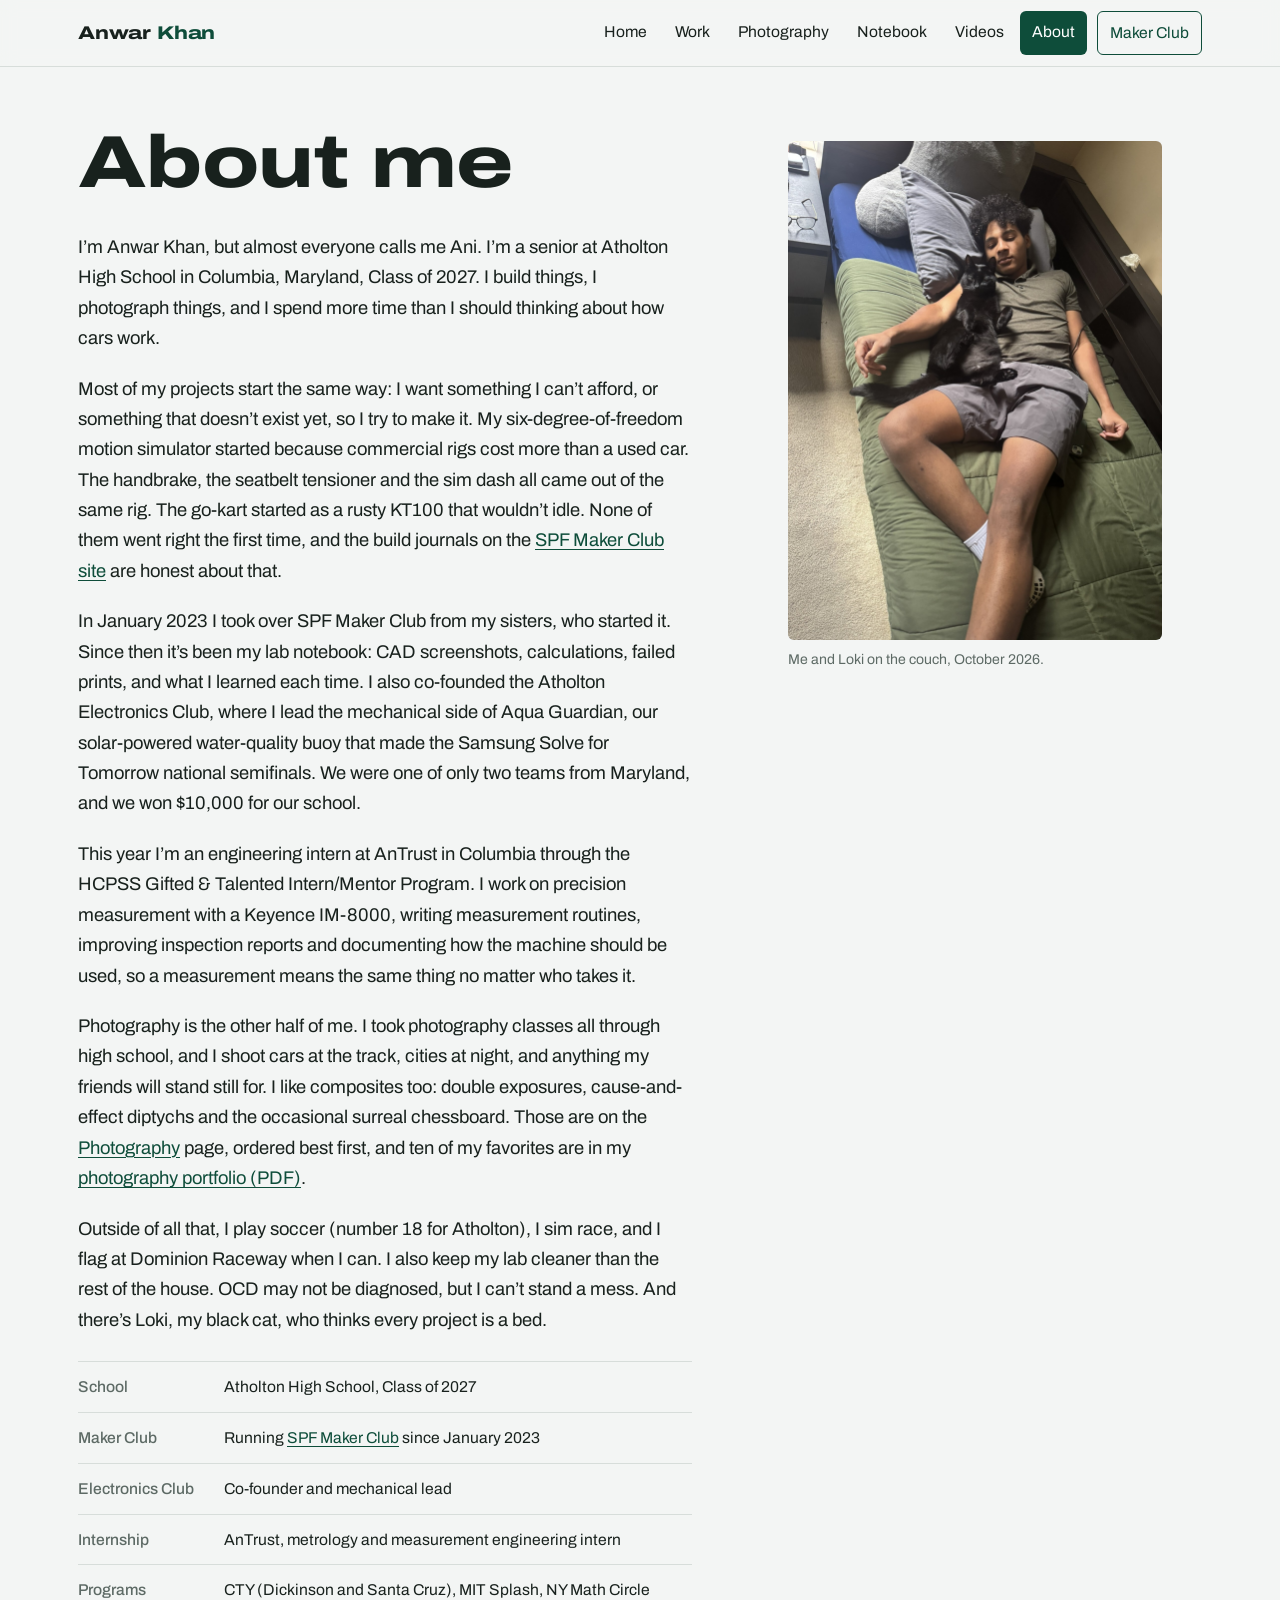
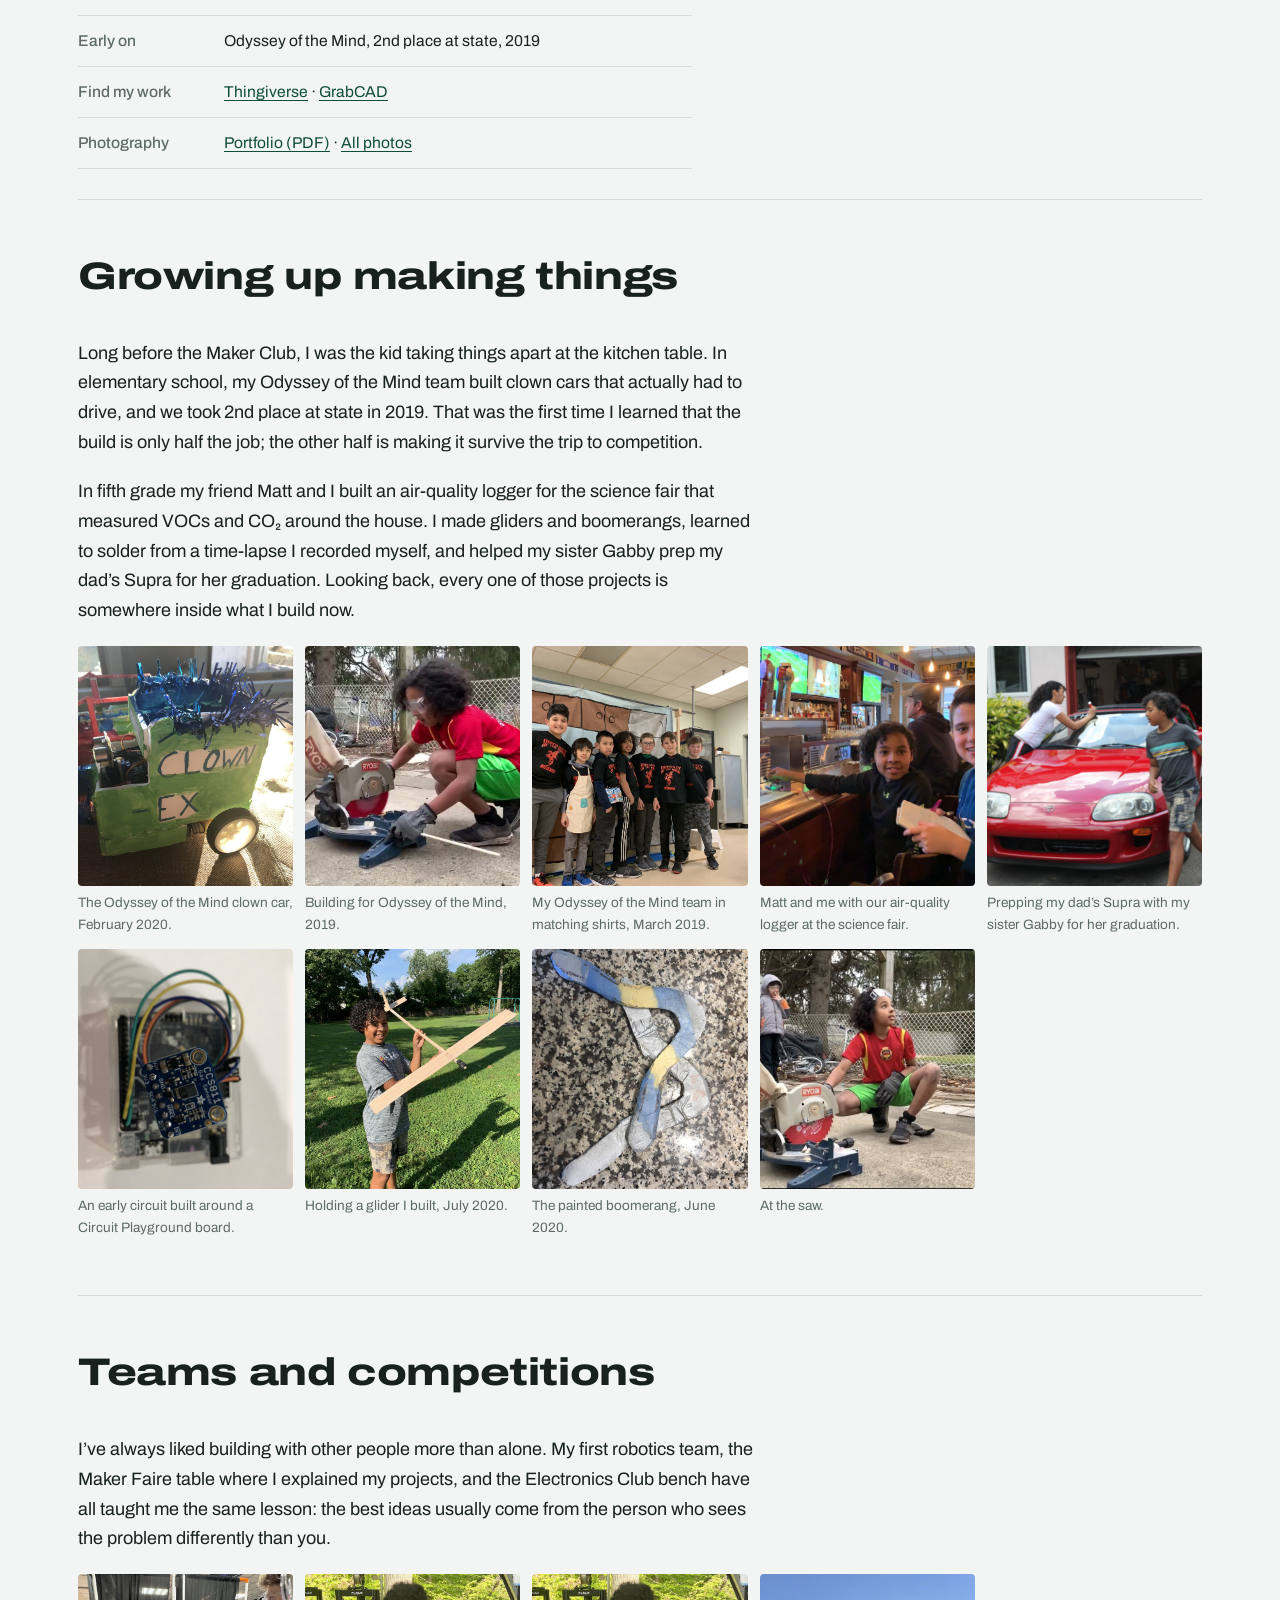
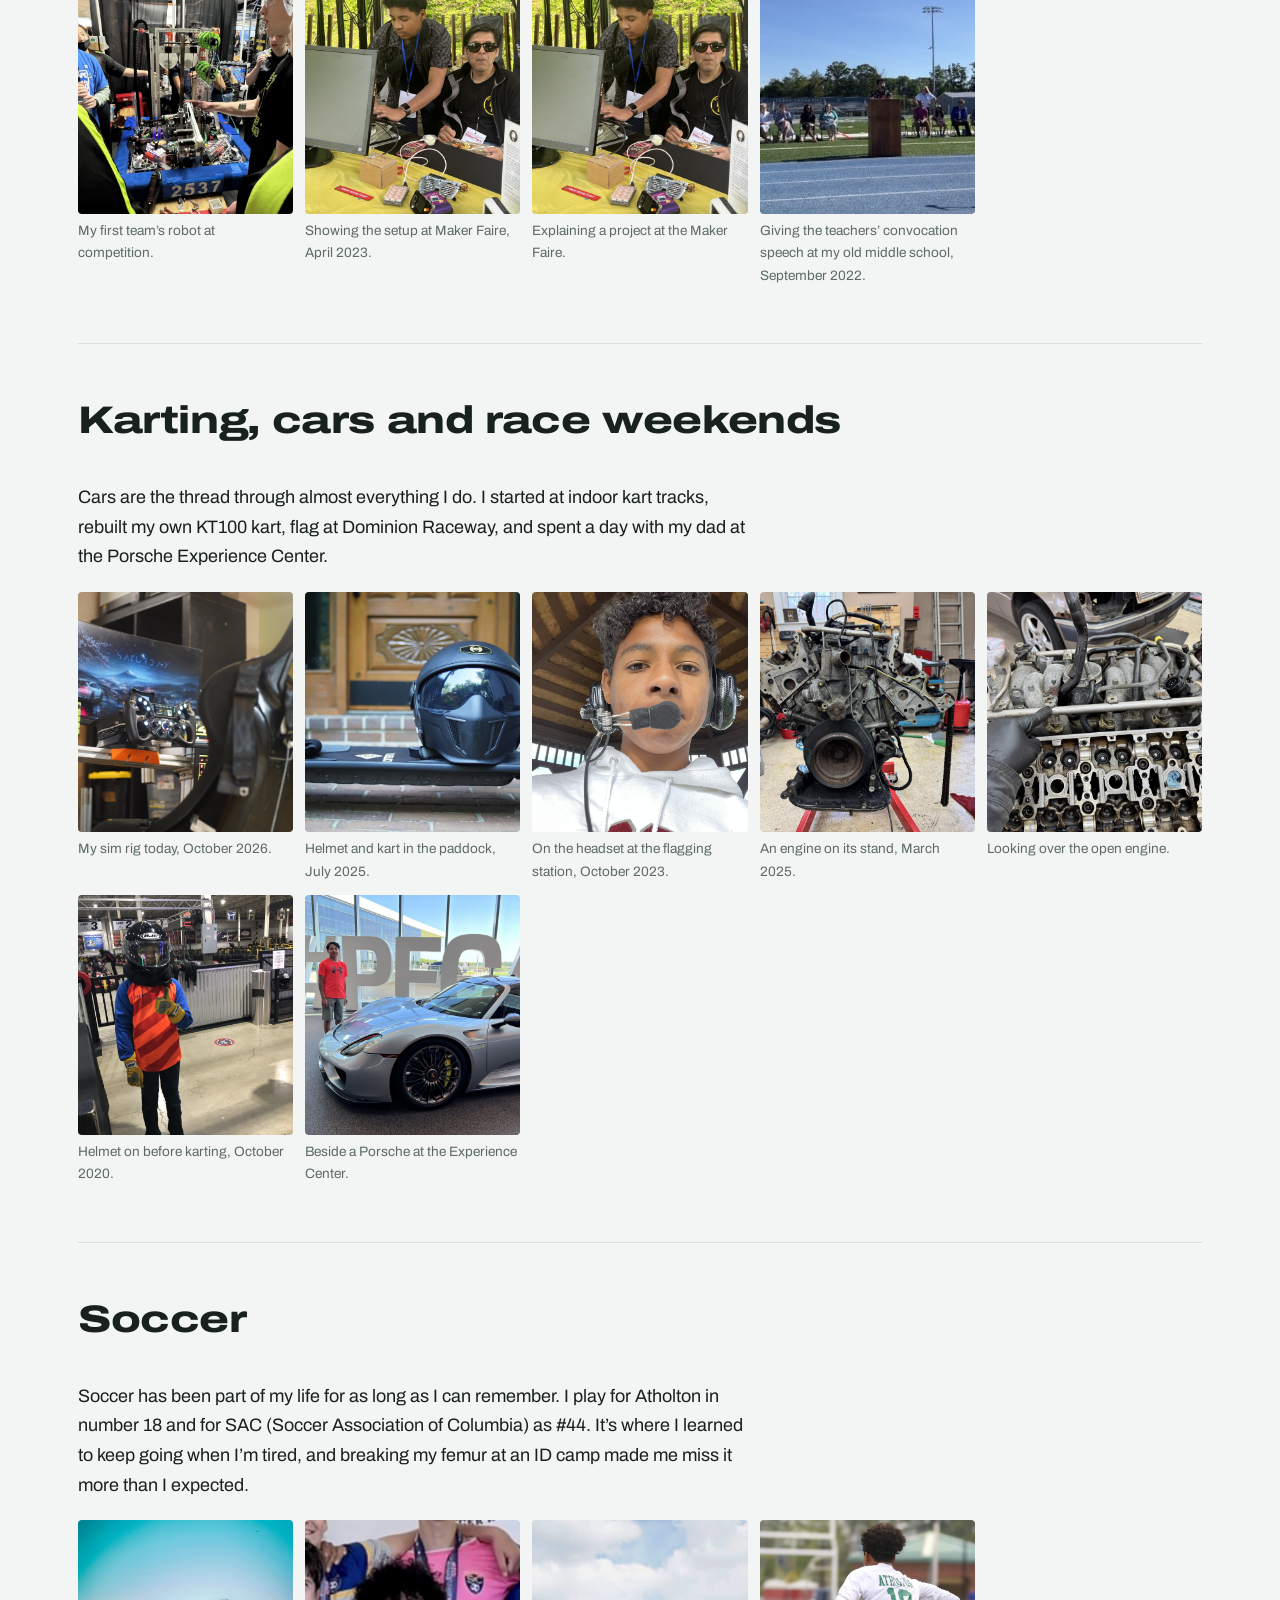
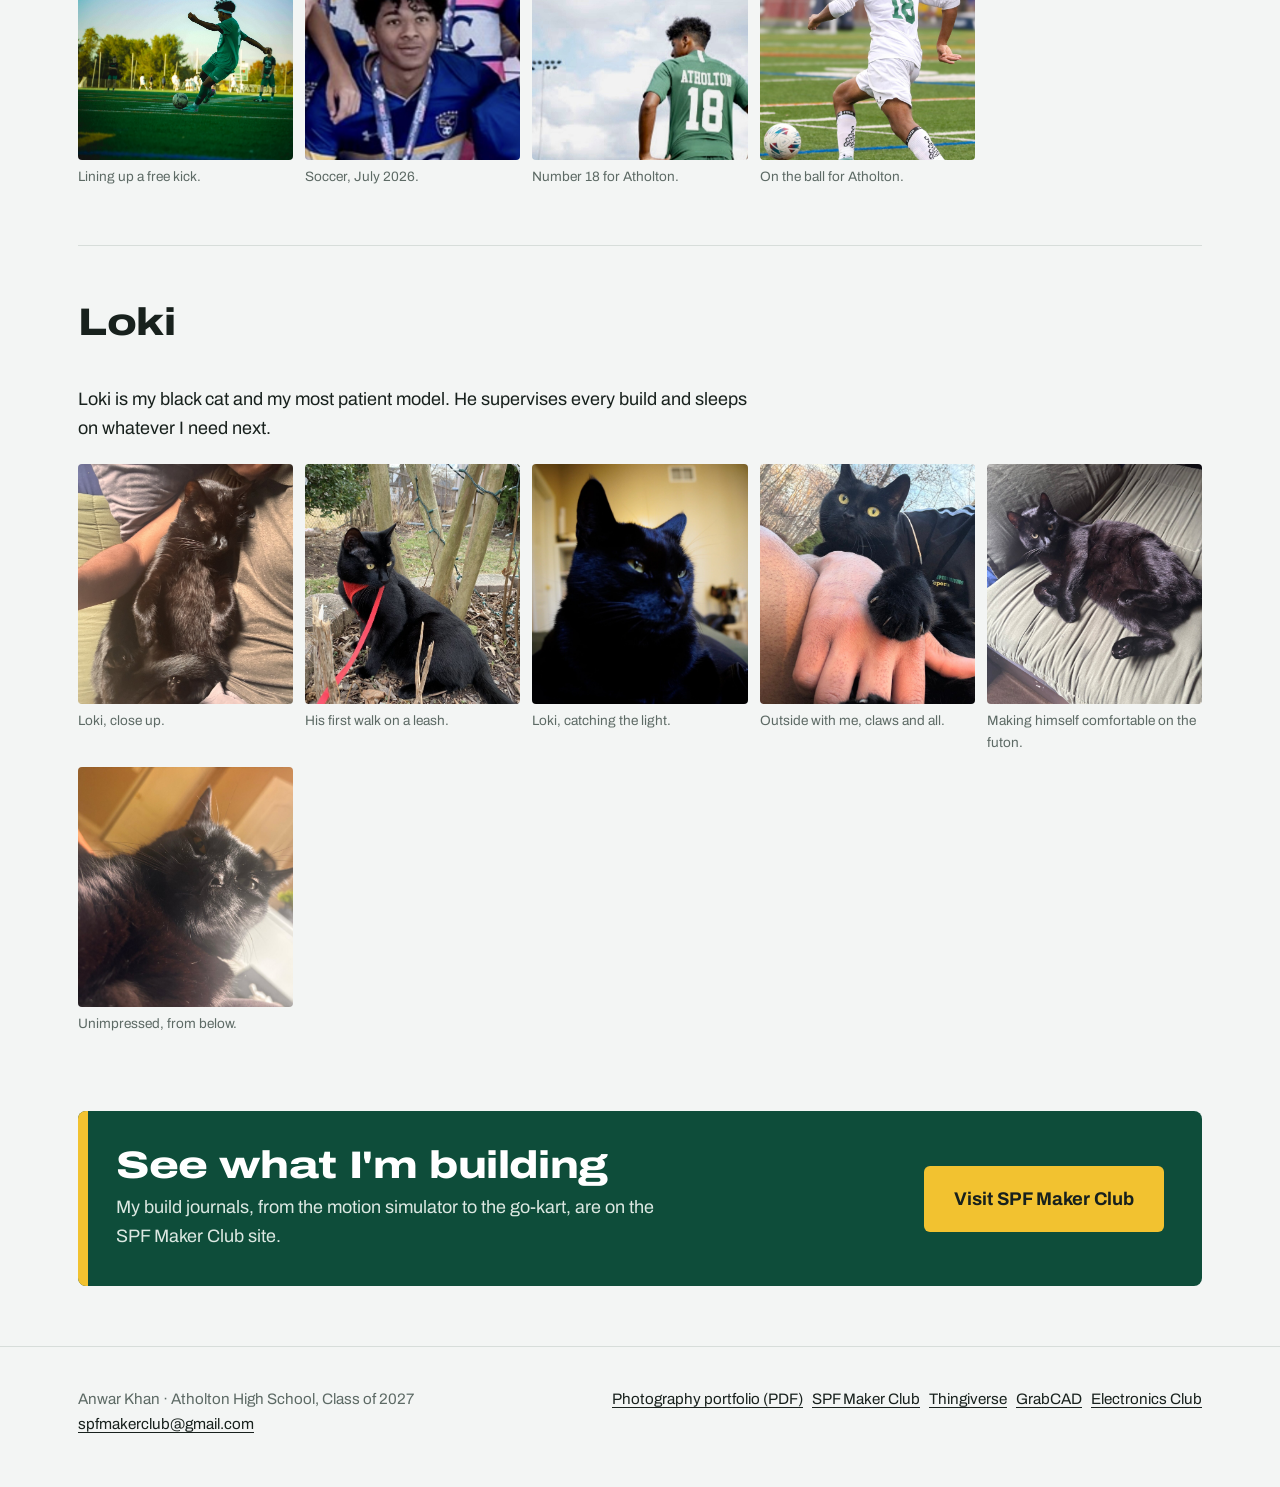
<file: about.html>
<!doctype html>
<html lang="en"><head><meta charset="utf-8"><meta name="viewport" content="width=device-width,initial-scale=1">
<title>About · Anwar Khan</title><meta name="description" content="Projects, photography and notes by Anwar Khan.">
<link rel="preconnect" href="https://fonts.googleapis.com"><link rel="preconnect" href="https://fonts.gstatic.com" crossorigin>
<link href="https://fonts.googleapis.com/css2?family=Archivo:wdth,wght@62..125,400..800&display=swap" rel="stylesheet">
<link rel="stylesheet" href="style.css?v=1794532194"></head>
<body><a class="skip" href="#main">Skip to content</a>
<header class="site-head"><div class="wrap"><a class="mark" href="index.html">Anwar <span>Khan</span></a>
<button class="menu-btn" aria-expanded="false" aria-controls="nav">Menu</button>
<nav class="nav" id="nav" aria-label="Main"><a href="index.html">Home</a><a href="work.html">Work</a><a href="photographs.html">Photography</a><a href="notebook.html">Notebook</a><a href="videos.html">Videos</a><a href="about.html" aria-current="page">About</a><a href="https://spfmakerclub.wordpress.com/" class="ext">Maker Club</a></nav></div></header>
<main id="main"><div class="wrap">
<section class="page-head about-grid"><div><h1>About me</h1><p>I’m Anwar Khan, but almost everyone calls me Ani. I’m a senior at Atholton High School in Columbia, Maryland, Class of 2027. I build things, I photograph things, and I spend more time than I should thinking about how cars work.</p><p>Most of my projects start the same way: I want something I can’t afford, or something that doesn’t exist yet, so I try to make it. My six-degree-of-freedom motion simulator started because commercial rigs cost more than a used car. The handbrake, the seatbelt tensioner and the sim dash all came out of the same rig. The go-kart started as a rusty KT100 that wouldn’t idle. None of them went right the first time, and the build journals on the <a href="https://spfmakerclub.wordpress.com/">SPF Maker Club site</a> are honest about that.</p><p>In January 2023 I took over SPF Maker Club from my sisters, who started it. Since then it’s been my lab notebook: CAD screenshots, calculations, failed prints, and what I learned each time. I also co-founded the Atholton Electronics Club, where I lead the mechanical side of Aqua Guardian, our solar-powered water-quality buoy that made the Samsung Solve for Tomorrow national semifinals. We were one of only two teams from Maryland, and we won $10,000 for our school.</p><p>This year I’m an engineering intern at AnTrust in Columbia through the HCPSS Gifted &amp; Talented Intern/Mentor Program. I work on precision measurement with a Keyence IM-8000, writing measurement routines, improving inspection reports and documenting how the machine should be used, so a measurement means the same thing no matter who takes it.</p><p>Photography is the other half of me. I took photography classes all through high school, and I shoot cars at the track, cities at night, and anything my friends will stand still for. I like composites too: double exposures, cause-and-effect diptychs and the occasional surreal chessboard. Those are on the <a href="photographs.html">Photography</a> page, ordered best first, and ten of my favorites are in my <a href="assets/anwar-khan-photography-portfolio.pdf">photography portfolio (PDF)</a>.</p><p>Outside of all that, I play soccer (number 18 for Atholton), I sim race, and I flag at Dominion Raceway when I can. I also keep my lab cleaner than the rest of the house. OCD may not be diagnosed, but I can’t stand a mess. And there’s Loki, my black cat, who thinks every project is a bed.</p>
<ul class="facts"><li><b>School</b><span>Atholton High School, Class of 2027</span></li><li><b>Maker Club</b><span>Running <a href="https://spfmakerclub.wordpress.com/">SPF Maker Club</a> since January 2023</span></li><li><b>Electronics Club</b><span>Co-founder and mechanical lead</span></li><li><b>Internship</b><span>AnTrust, metrology and measurement engineering intern</span></li><li><b>Programs</b><span>CTY (Dickinson and Santa Cruz), MIT Splash, NY Math Circle</span></li><li><b>Early on</b><span>Odyssey of the Mind, 2nd place at state, 2019</span></li><li><b>Find my work</b><span><a href="https://www.thingiverse.com/AcidicCane/designs">Thingiverse</a> · <a href="https://grabcad.com/anwar.o.khan-1">GrabCAD</a></span></li><li><b>Photography</b><span><a href="assets/anwar-khan-photography-portfolio.pdf">Portfolio (PDF)</a> · <a href="photographs.html">All photos</a></span></li></ul></div>
<figure class="portrait"><img src="assets/gallery-img-3523.jpg" alt="Me with my cat Loki curled up against my shoulder"><figcaption>Me and Loki on the couch, October 2026.</figcaption></figure></section>
<section class="section" id="growing-up"><div class="section-head"><h2>Growing up making things</h2></div><p>Long before the Maker Club, I was the kid taking things apart at the kitchen table. In elementary school, my Odyssey of the Mind team built clown cars that actually had to drive, and we took 2nd place at state in 2019. That was the first time I learned that the build is only half the job; the other half is making it survive the trip to competition.</p><p>In fifth grade my friend Matt and I built an air-quality logger for the science fair that measured VOCs and CO₂ around the house. I made gliders and boomerangs, learned to solder from a time-lapse I recorded myself, and helped my sister Gabby prep my dad’s Supra for her graduation. Looking back, every one of those projects is somewhere inside what I build now.</p><div class="strip"><figure class="" data-full="assets/gallery-img-0960.jpg" data-caption="The Odyssey of the Mind clown car, February 2020."><img src="assets/gallery-img-0960.jpg" alt="The Odyssey of the Mind clown car, February 2020." loading="lazy"><figcaption>The Odyssey of the Mind clown car, February 2020.</figcaption></figure><figure class="" data-full="assets/odyssey-build-2019-a.jpg" data-caption="Building for Odyssey of the Mind, 2019."><img src="assets/odyssey-build-2019-a.jpg" alt="Building for Odyssey of the Mind, 2019." loading="lazy"><figcaption>Building for Odyssey of the Mind, 2019.</figcaption></figure><figure class="" data-full="assets/gallery-img-3553.jpg" data-caption="My Odyssey of the Mind team in matching shirts, March 2019."><img src="assets/gallery-img-3553.jpg" alt="My Odyssey of the Mind team in matching shirts, March 2019." loading="lazy"><figcaption>My Odyssey of the Mind team in matching shirts, March 2019.</figcaption></figure><figure class="" data-full="assets/science-fair-air-logger-2020.jpg" data-caption="Matt and me with our air-quality logger at the science fair."><img src="assets/science-fair-air-logger-2020.jpg" alt="Matt and me with our air-quality logger at the science fair." loading="lazy"><figcaption>Matt and me with our air-quality logger at the science fair.</figcaption></figure><figure class="" data-full="assets/supra-prep-with-gabby-2020.jpg" data-caption="Prepping my dad’s Supra with my sister Gabby for her graduation."><img src="assets/supra-prep-with-gabby-2020.jpg" alt="Prepping my dad’s Supra with my sister Gabby for her graduation." loading="lazy"><figcaption>Prepping my dad’s Supra with my sister Gabby for her graduation.</figcaption></figure><figure class="" data-full="assets/gallery-img-0920.jpg" data-caption="An early circuit built around a Circuit Playground board."><img src="assets/gallery-img-0920.jpg" alt="An early circuit built around a Circuit Playground board." loading="lazy"><figcaption>An early circuit built around a Circuit Playground board.</figcaption></figure><figure class="" data-full="assets/gallery-img-0159.jpg" data-caption="Holding a glider I built, July 2020."><img src="assets/gallery-img-0159.jpg" alt="Holding a glider I built, July 2020." loading="lazy"><figcaption>Holding a glider I built, July 2020.</figcaption></figure><figure class="" data-full="assets/gallery-img-1186.jpg" data-caption="The painted boomerang, June 2020."><img src="assets/gallery-img-1186.jpg" alt="The painted boomerang, June 2020." loading="lazy"><figcaption>The painted boomerang, June 2020.</figcaption></figure><figure class="" data-full="assets/gallery-img-6403.jpg" data-caption="At the saw."><img src="assets/gallery-img-6403.jpg" alt="At the saw." loading="lazy"><figcaption>At the saw.</figcaption></figure></div></section><section class="section" id="robotics"><div class="section-head"><h2>Teams and competitions</h2></div><p>I’ve always liked building with other people more than alone. My first robotics team, the Maker Faire table where I explained my projects, and the Electronics Club bench have all taught me the same lesson: the best ideas usually come from the person who sees the problem differently than you.</p><div class="strip"><figure class="" data-full="assets/first-robotics-team-2025.jpg" data-caption="My first team’s robot at competition."><img src="assets/first-robotics-team-2025.jpg" alt="My first team’s robot at competition." loading="lazy"><figcaption>My first team’s robot at competition.</figcaption></figure><figure class="" data-full="assets/gallery-img-6424.jpg" data-caption="Showing the setup at Maker Faire, April 2023."><img src="assets/gallery-img-6424.jpg" alt="Showing the setup at Maker Faire, April 2023." loading="lazy"><figcaption>Showing the setup at Maker Faire, April 2023.</figcaption></figure><figure class="" data-full="assets/wp-2120.jpg" data-caption="Explaining a project at the Maker Faire."><img src="assets/wp-2120.jpg" alt="Explaining a project at the Maker Faire." loading="lazy"><figcaption>Explaining a project at the Maker Faire.</figcaption></figure><figure class="" data-full="assets/gallery-img-0933.jpg" data-caption="Giving the teachers’ convocation speech at my old middle school, September 2022."><img src="assets/gallery-img-0933.jpg" alt="Giving the teachers’ convocation speech at my old middle school, September 2022." loading="lazy"><figcaption>Giving the teachers’ convocation speech at my old middle school, September 2022.</figcaption></figure></div></section><section class="section" id="cars"><div class="section-head"><h2>Karting, cars and race weekends</h2></div><p>Cars are the thread through almost everything I do. I started at indoor kart tracks, rebuilt my own KT100 kart, flag at Dominion Raceway, and spent a day with my dad at the Porsche Experience Center.</p><div class="strip"><figure class="" data-full="assets/sim-rig-2026-full.jpg" data-caption="My sim rig today, October 2026."><img src="assets/sim-rig-2026-full.jpg" alt="My sim rig today, October 2026." loading="lazy"><figcaption>My sim rig today, October 2026.</figcaption></figure><figure class="" data-full="assets/gallery--ani5394.jpg" data-caption="Helmet and kart in the paddock, July 2025."><img src="assets/gallery--ani5394.jpg" alt="Helmet and kart in the paddock, July 2025." loading="lazy"><figcaption>Helmet and kart in the paddock, July 2025.</figcaption></figure><figure class="" data-full="assets/gallery-img-2091.jpg" data-caption="On the headset at the flagging station, October 2023."><img src="assets/gallery-img-2091.jpg" alt="On the headset at the flagging station, October 2023." loading="lazy"><figcaption>On the headset at the flagging station, October 2023.</figcaption></figure><figure class="" data-full="assets/gallery-img-8754.jpg" data-caption="An engine on its stand, March 2025."><img src="assets/gallery-img-8754.jpg" alt="An engine on its stand, March 2025." loading="lazy"><figcaption>An engine on its stand, March 2025.</figcaption></figure><figure class="" data-full="assets/gallery-img-8756.jpg" data-caption="Looking over the open engine."><img src="assets/gallery-img-8756.jpg" alt="Looking over the open engine." loading="lazy"><figcaption>Looking over the open engine.</figcaption></figure><figure class="" data-full="assets/gallery-img-1470.jpg" data-caption="Helmet on before karting, October 2020."><img src="assets/gallery-img-1470.jpg" alt="Helmet on before karting, October 2020." loading="lazy"><figcaption>Helmet on before karting, October 2020.</figcaption></figure><figure class="" data-full="assets/gallery-img-3788.jpg" data-caption="Beside a Porsche at the Experience Center."><img src="assets/gallery-img-3788.jpg" alt="Beside a Porsche at the Experience Center." loading="lazy"><figcaption>Beside a Porsche at the Experience Center.</figcaption></figure></div></section><section class="section" id="soccer"><div class="section-head"><h2>Soccer</h2></div><p>Soccer has been part of my life for as long as I can remember. I play for Atholton in number 18 and for SAC (Soccer Association of Columbia) as #44. It’s where I learned to keep going when I’m tired, and breaking my femur at an ID camp made me miss it more than I expected.</p><div class="strip"><figure class="" data-full="assets/soccer-free-kick.jpg" data-caption="Lining up a free kick."><img src="assets/soccer-free-kick.jpg" alt="Lining up a free kick." loading="lazy"><figcaption>Lining up a free kick.</figcaption></figure><figure class="" data-full="assets/gallery-img-8855.jpg" data-caption="Soccer, July 2026."><img src="assets/gallery-img-8855.jpg" alt="Soccer, July 2026." loading="lazy"><figcaption>Soccer, July 2026.</figcaption></figure><figure class="" data-full="assets/gallery-img-1982.jpg" data-caption="Number 18 for Atholton."><img src="assets/gallery-img-1982.jpg" alt="Number 18 for Atholton." loading="lazy"><figcaption>Number 18 for Atholton.</figcaption></figure><figure class="" data-full="assets/soccer-number-18.jpg" data-caption="On the ball for Atholton."><img src="assets/soccer-number-18.jpg" alt="On the ball for Atholton." loading="lazy"><figcaption>On the ball for Atholton.</figcaption></figure></div></section><section class="section" id="loki"><div class="section-head"><h2>Loki</h2></div><p>Loki is my black cat and my most patient model. He supervises every build and sleeps on whatever I need next.</p><div class="strip"><figure class="" data-full="assets/gallery-img-9223.jpg" data-caption="Loki, close up."><img src="assets/gallery-img-9223.jpg" alt="Loki, close up." loading="lazy"><figcaption>Loki, close up.</figcaption></figure><figure class="" data-full="assets/loki-first-walk-2019.jpg" data-caption="His first walk on a leash."><img src="assets/loki-first-walk-2019.jpg" alt="His first walk on a leash." loading="lazy"><figcaption>His first walk on a leash.</figcaption></figure><figure class="" data-full="assets/loki-portrait.jpg" data-caption="Loki, catching the light."><img src="assets/loki-portrait.jpg" alt="Loki, catching the light." loading="lazy"><figcaption>Loki, catching the light.</figcaption></figure><figure class="" data-full="assets/loki-outside-in-my-arms.jpg" data-caption="Outside with me, claws and all."><img src="assets/loki-outside-in-my-arms.jpg" alt="Outside with me, claws and all." loading="lazy"><figcaption>Outside with me, claws and all.</figcaption></figure><figure class="" data-full="assets/loki-on-the-futon.jpg" data-caption="Making himself comfortable on the futon."><img src="assets/loki-on-the-futon.jpg" alt="Making himself comfortable on the futon." loading="lazy"><figcaption>Making himself comfortable on the futon.</figcaption></figure><figure class="" data-full="assets/loki-from-below.jpg" data-caption="Unimpressed, from below."><img src="assets/loki-from-below.jpg" alt="Unimpressed, from below." loading="lazy"><figcaption>Unimpressed, from below.</figcaption></figure></div></section>
<section class="club"><div><h2>See what I'm building</h2><p>My build journals, from the motion simulator to the go-kart, are on the SPF Maker Club site.</p></div><a class="btn big yellow" href="https://spfmakerclub.wordpress.com/">Visit SPF Maker Club</a></section></div></main>
<footer class="site-foot"><div class="wrap"><div>Anwar Khan · Atholton High School, Class of 2027<br>
<a href="mailto:spfmakerclub@gmail.com">spfmakerclub@gmail.com</a></div>
<div><a href="assets/anwar-khan-photography-portfolio.pdf">Photography portfolio (PDF)</a> &nbsp; <a href="https://spfmakerclub.wordpress.com/">SPF Maker Club</a> &nbsp; <a href="https://www.thingiverse.com/AcidicCane/designs">Thingiverse</a> &nbsp; <a href="https://grabcad.com/anwar.o.khan-1">GrabCAD</a> &nbsp; <a href="https://atholton-electronics-club.vercel.app/">Electronics Club</a></div></div></footer>
<div class="lightbox" role="dialog" aria-modal="true" aria-label="Photo viewer"><button type="button">Close</button><figure><img alt=""><figcaption></figcaption></figure></div>
<script src="site.js?v=1794532194"></script></body></html>
</file>
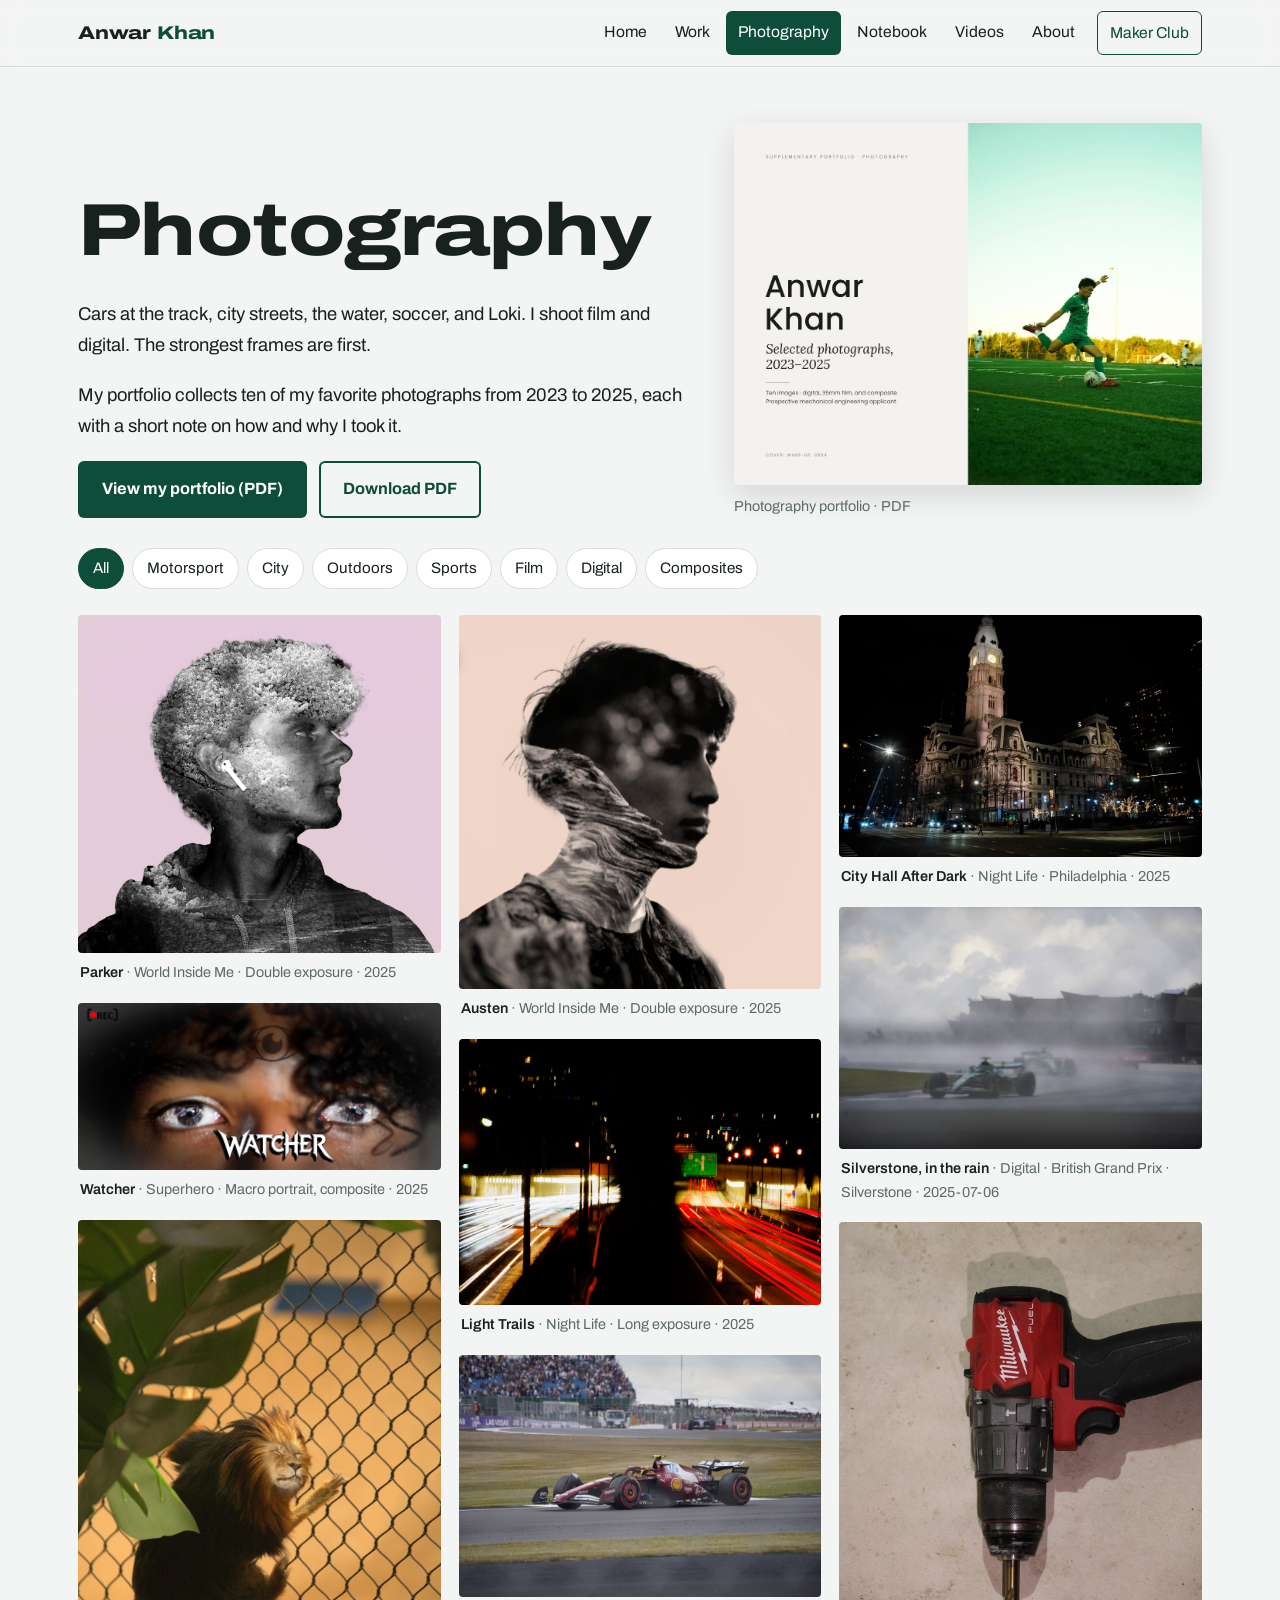
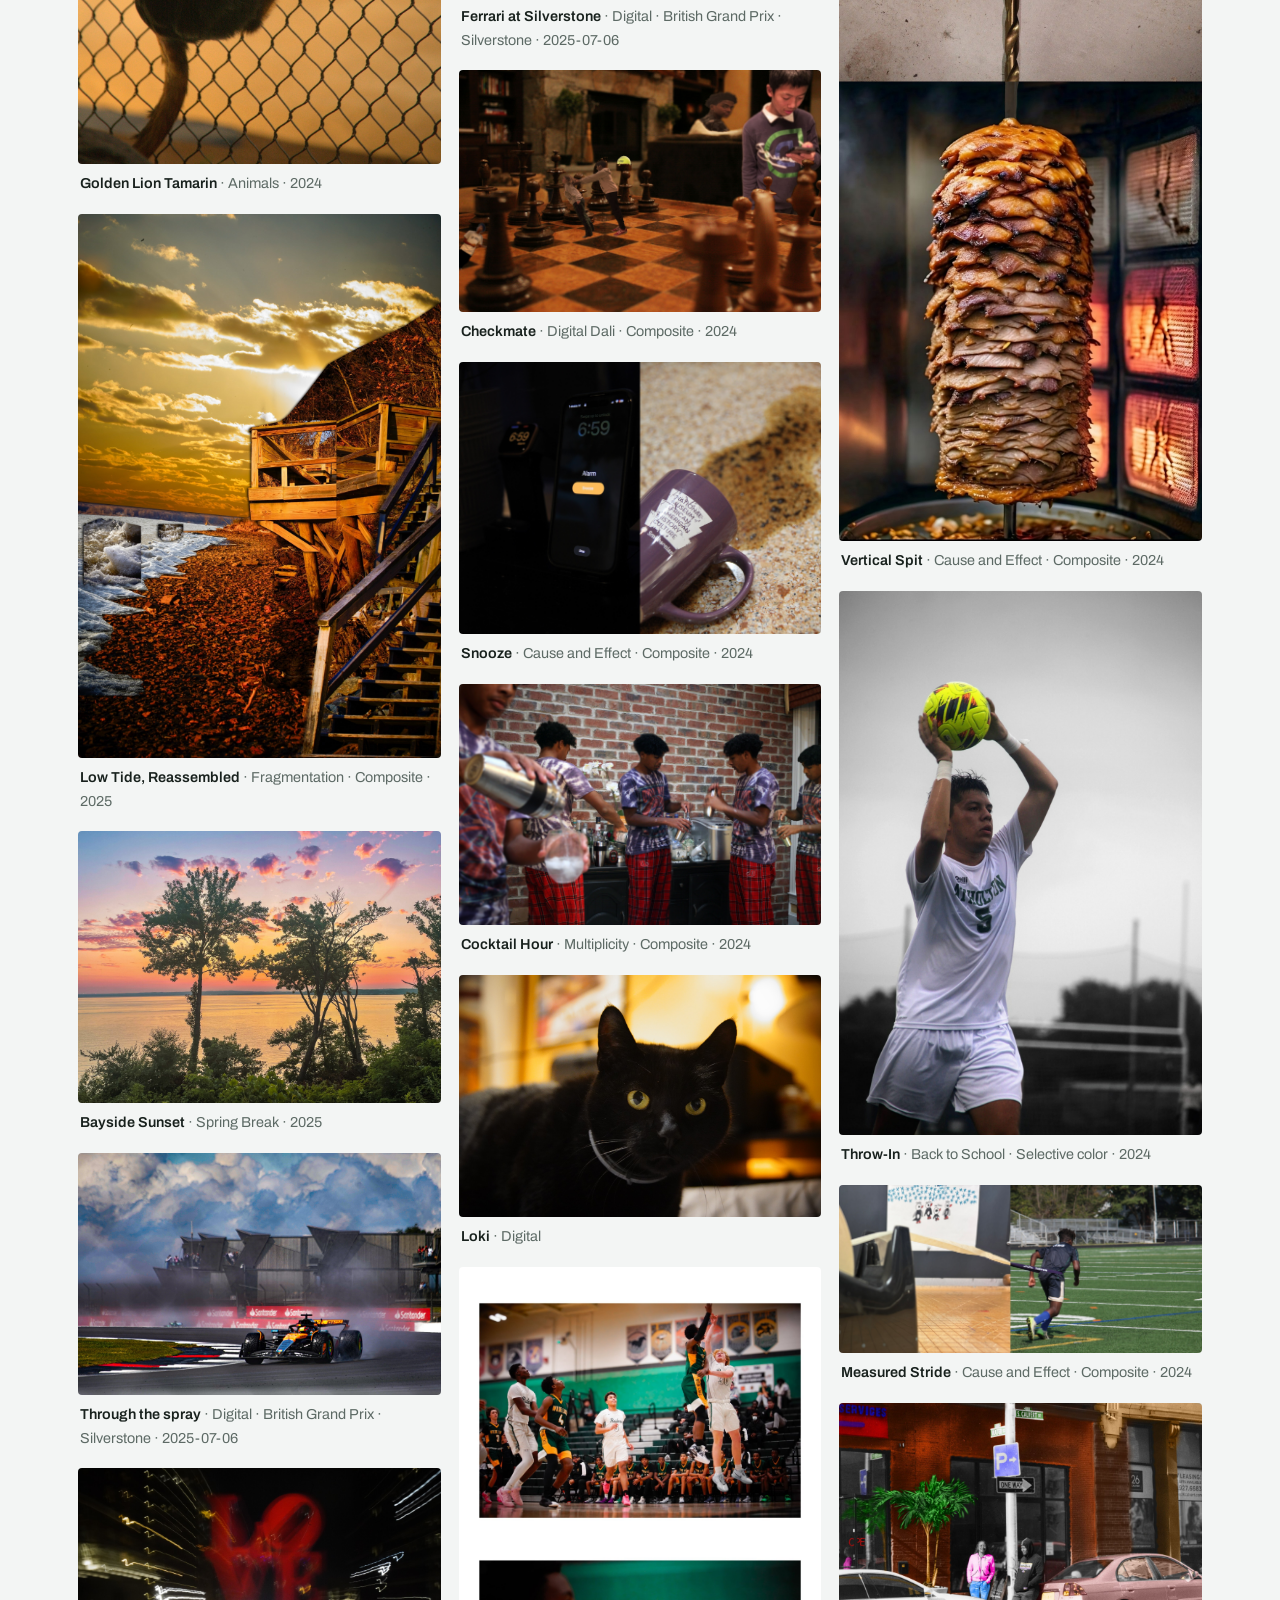
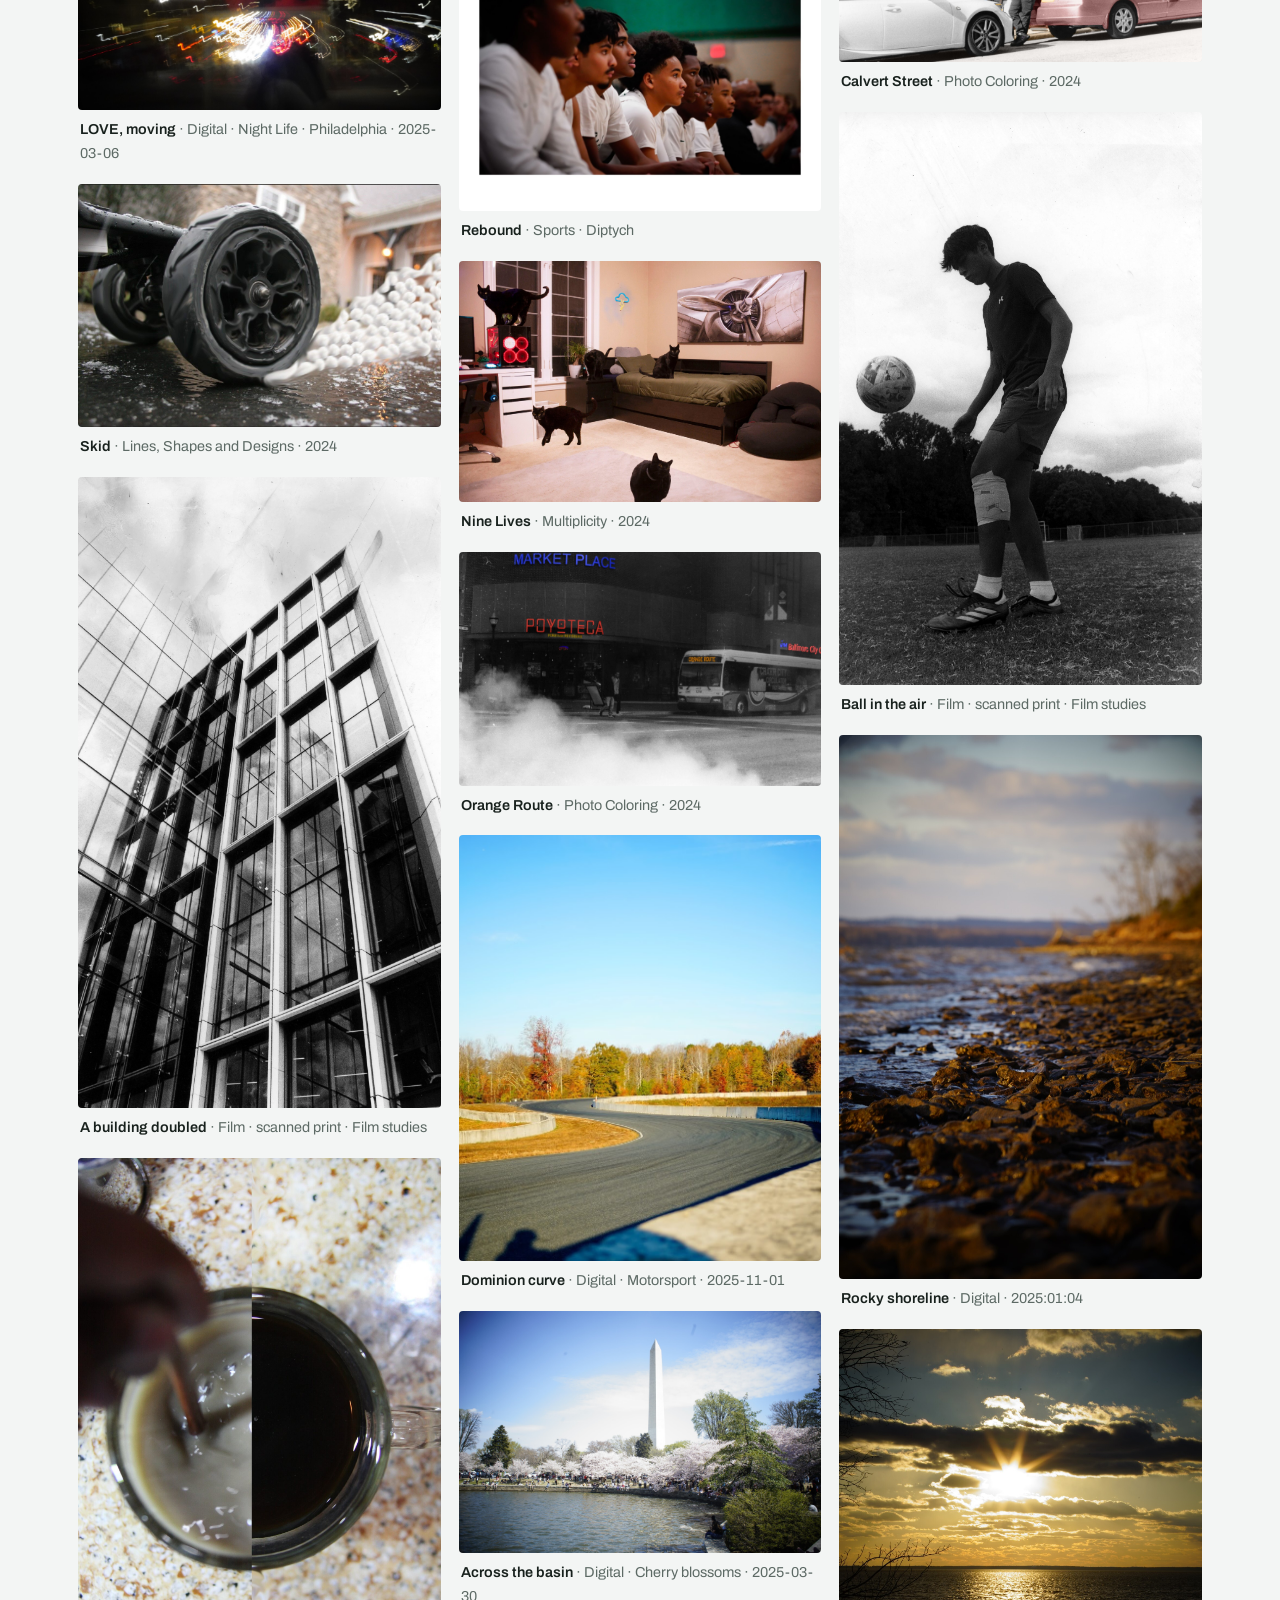
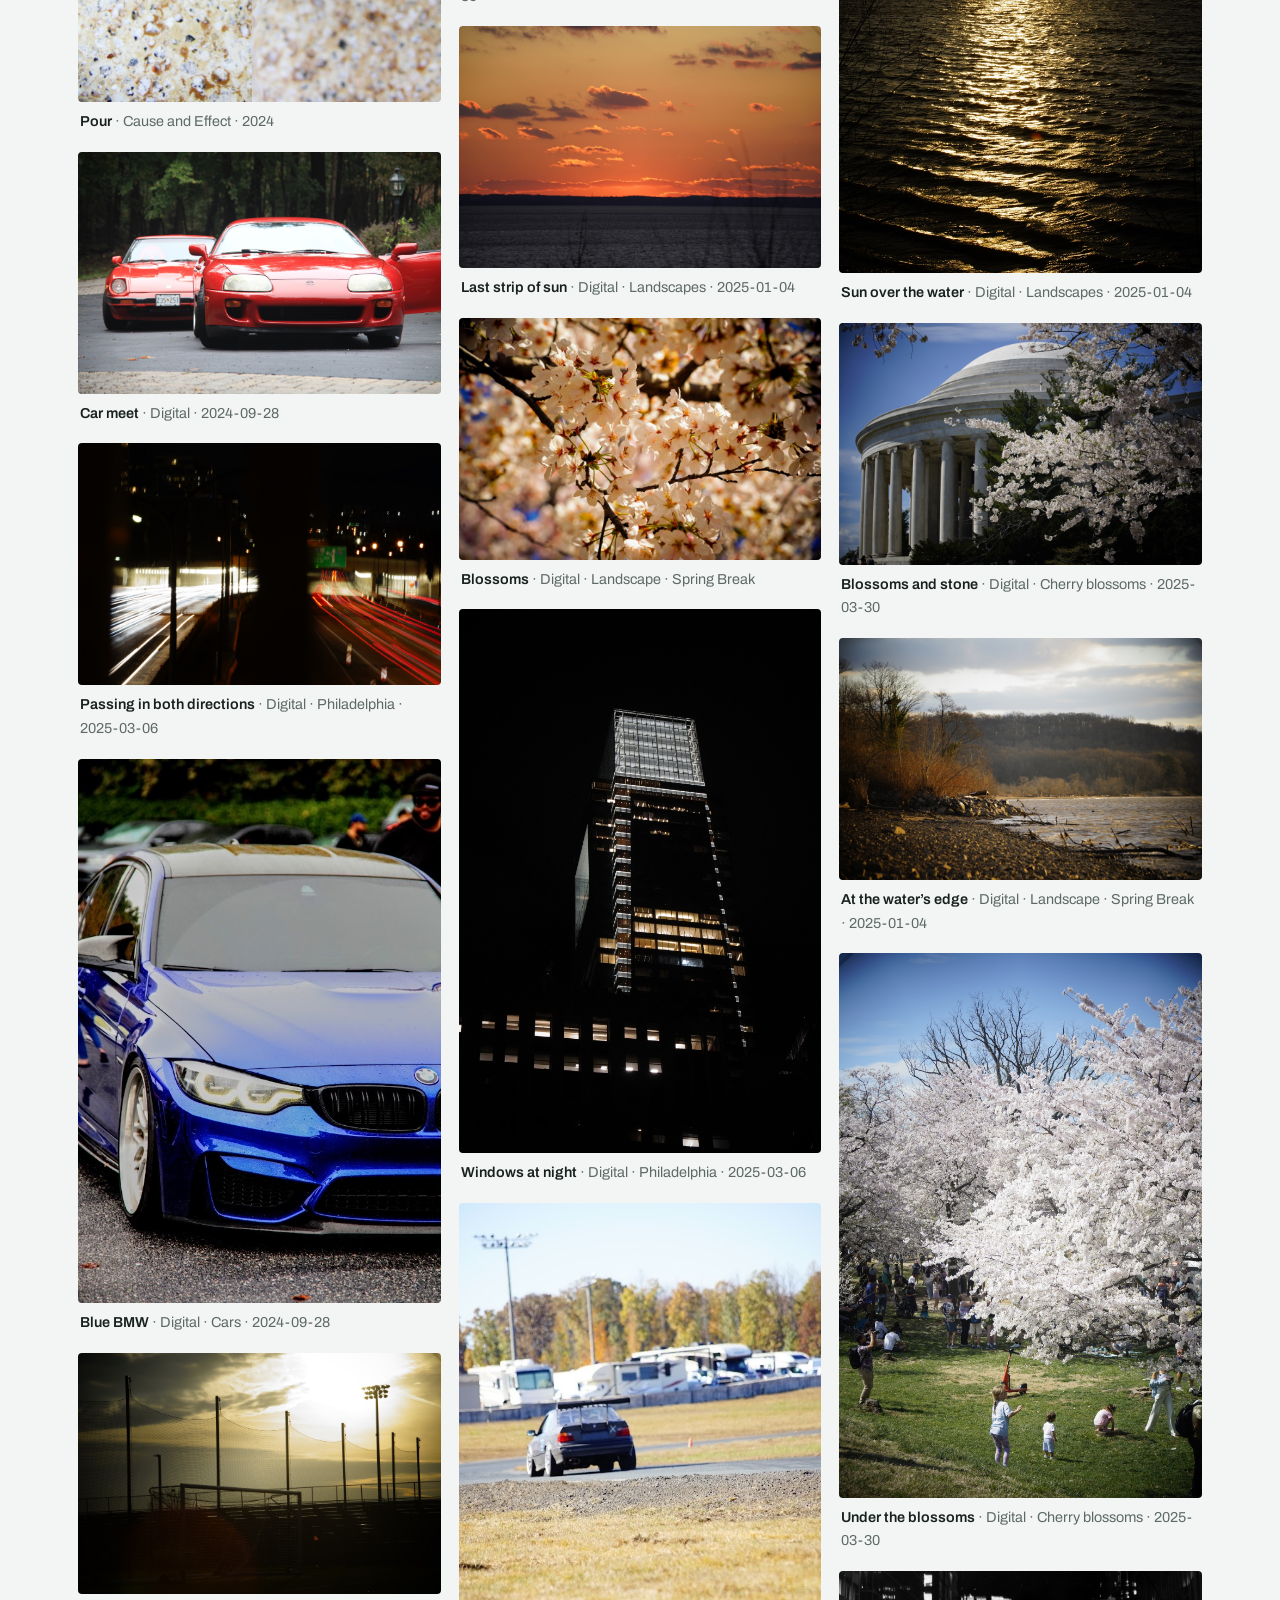
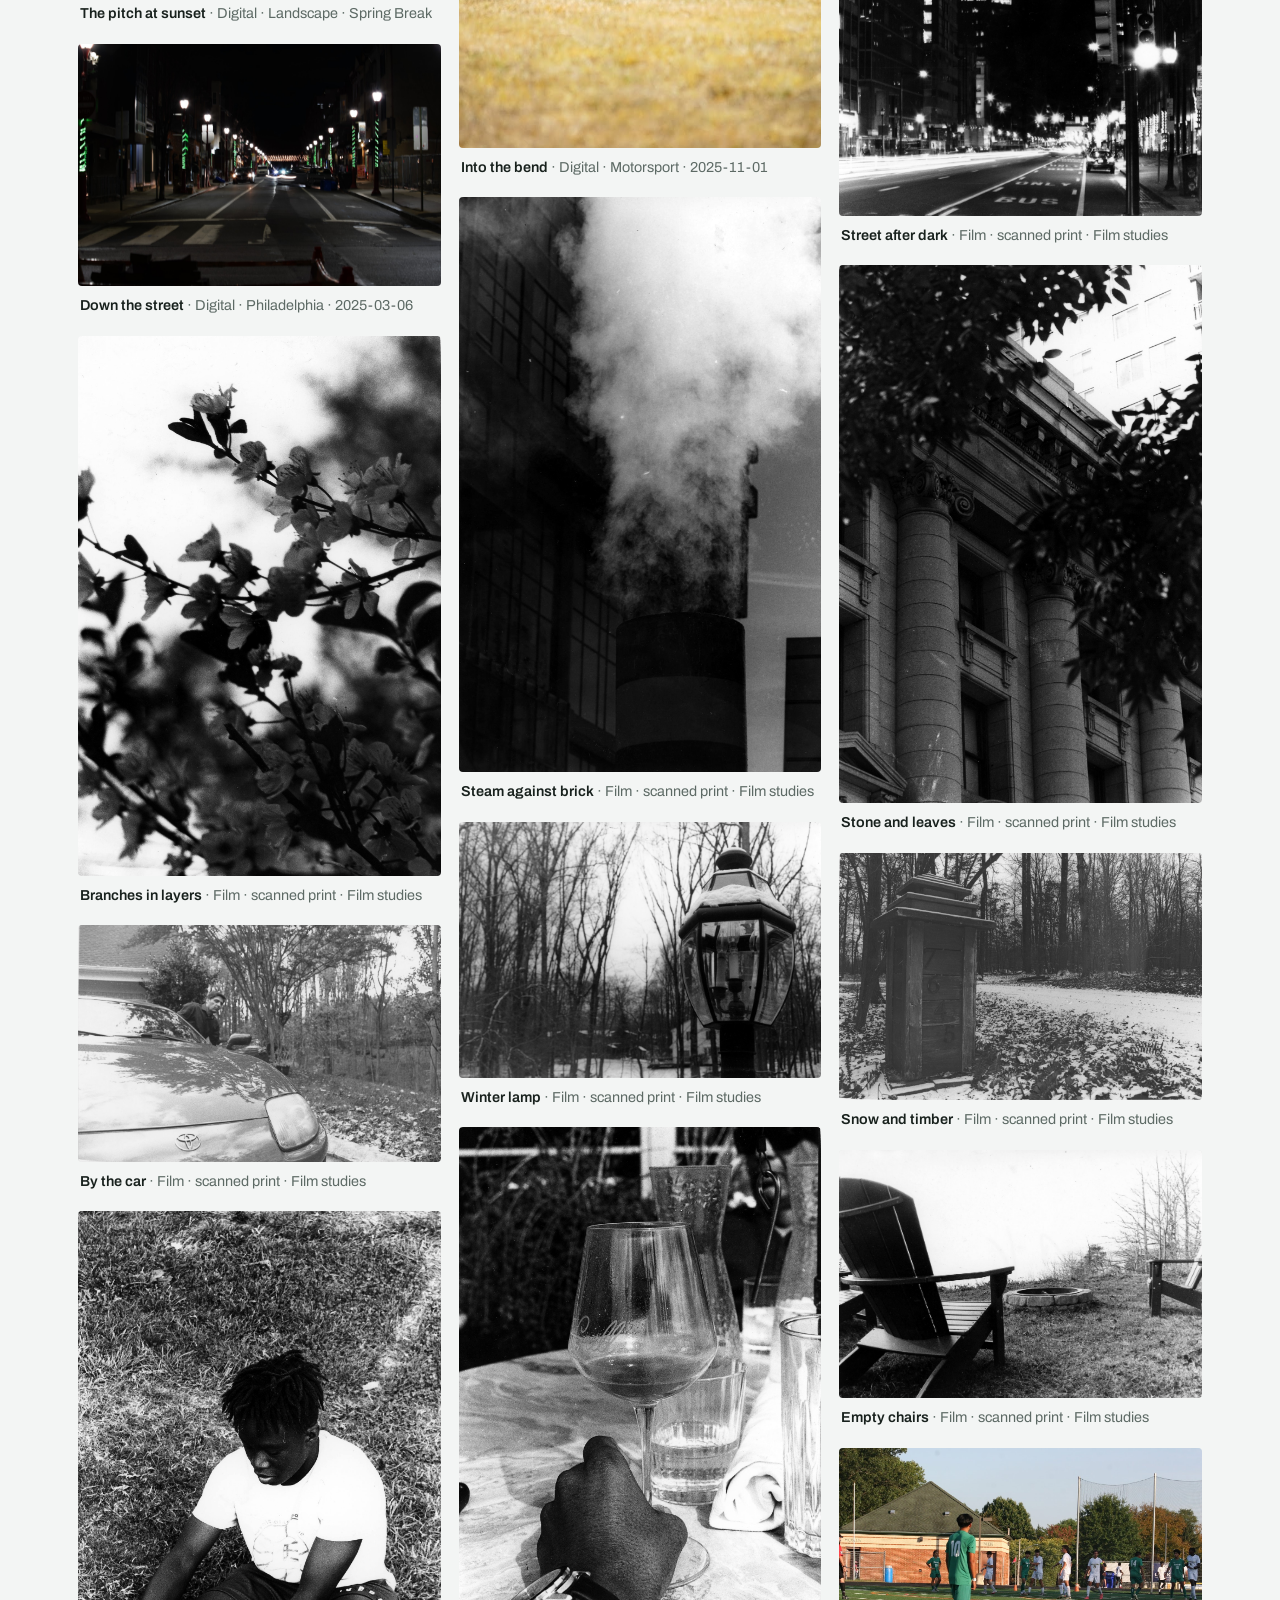
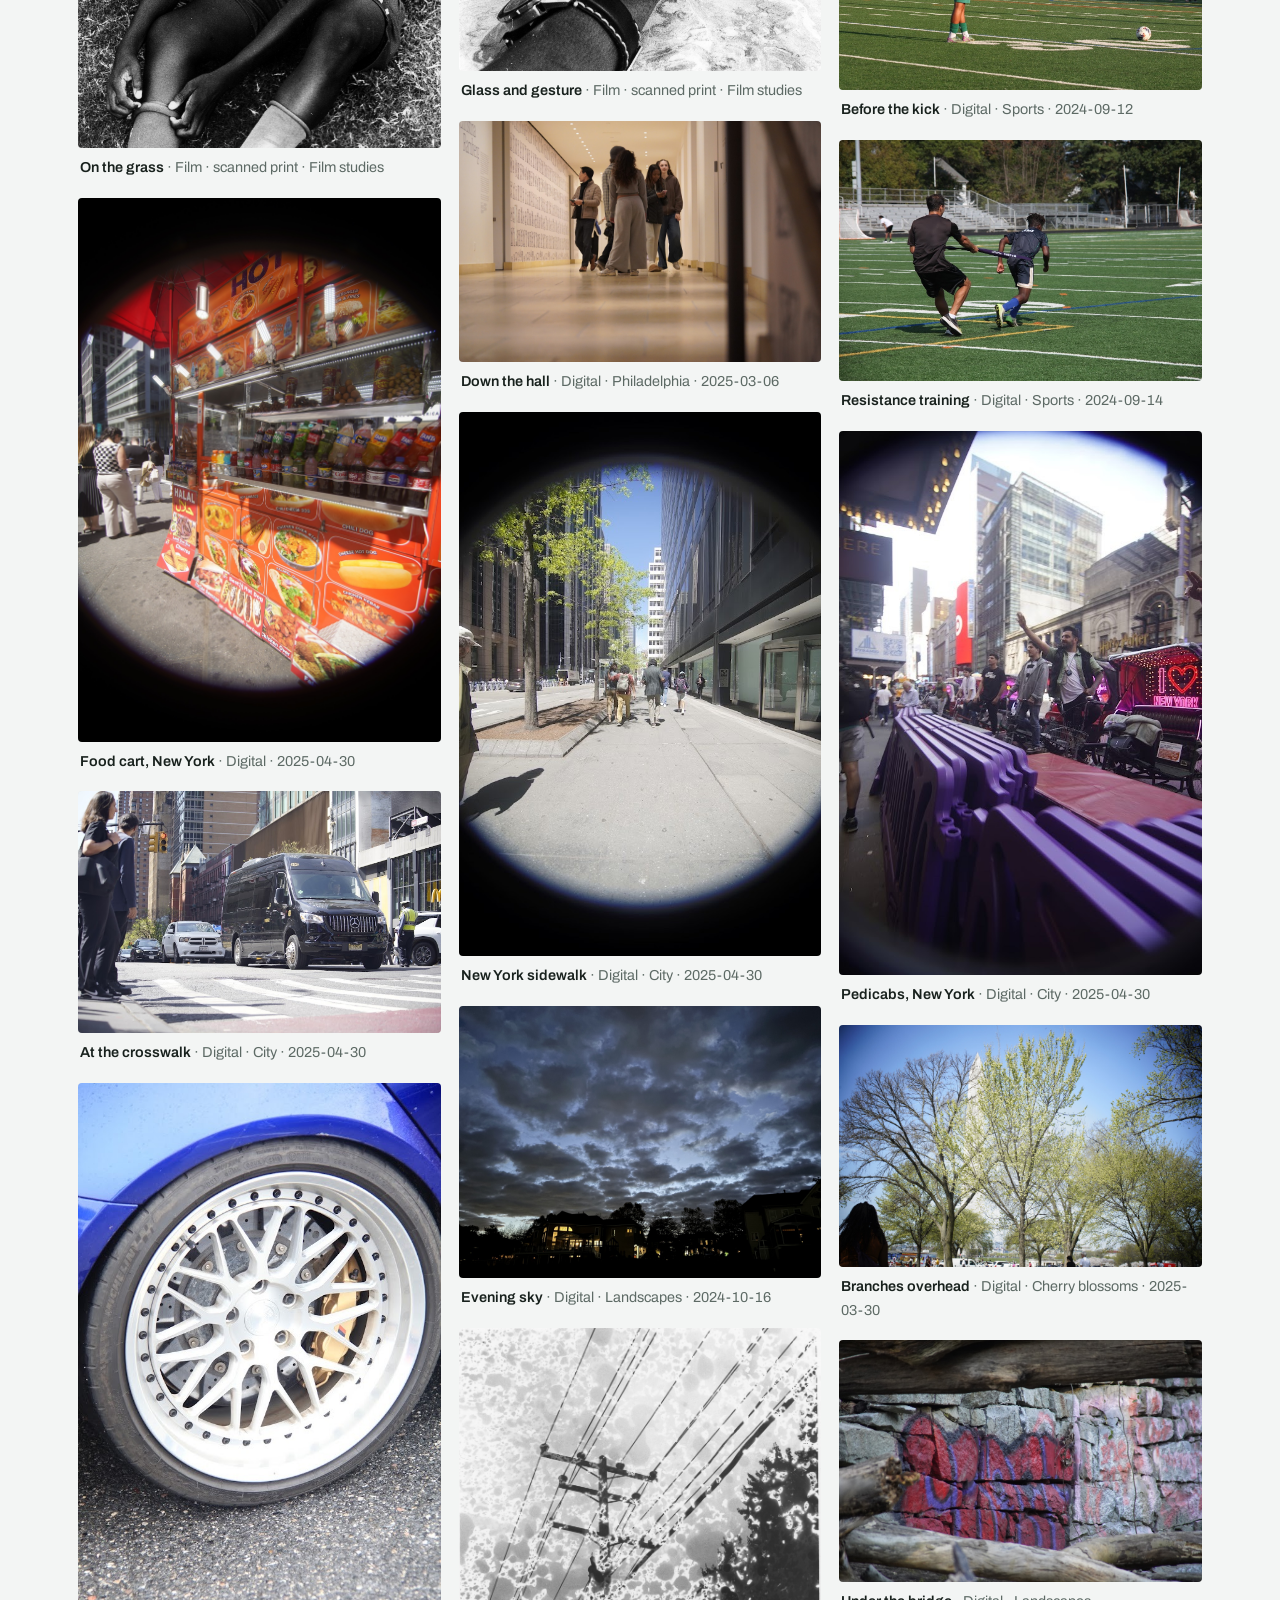
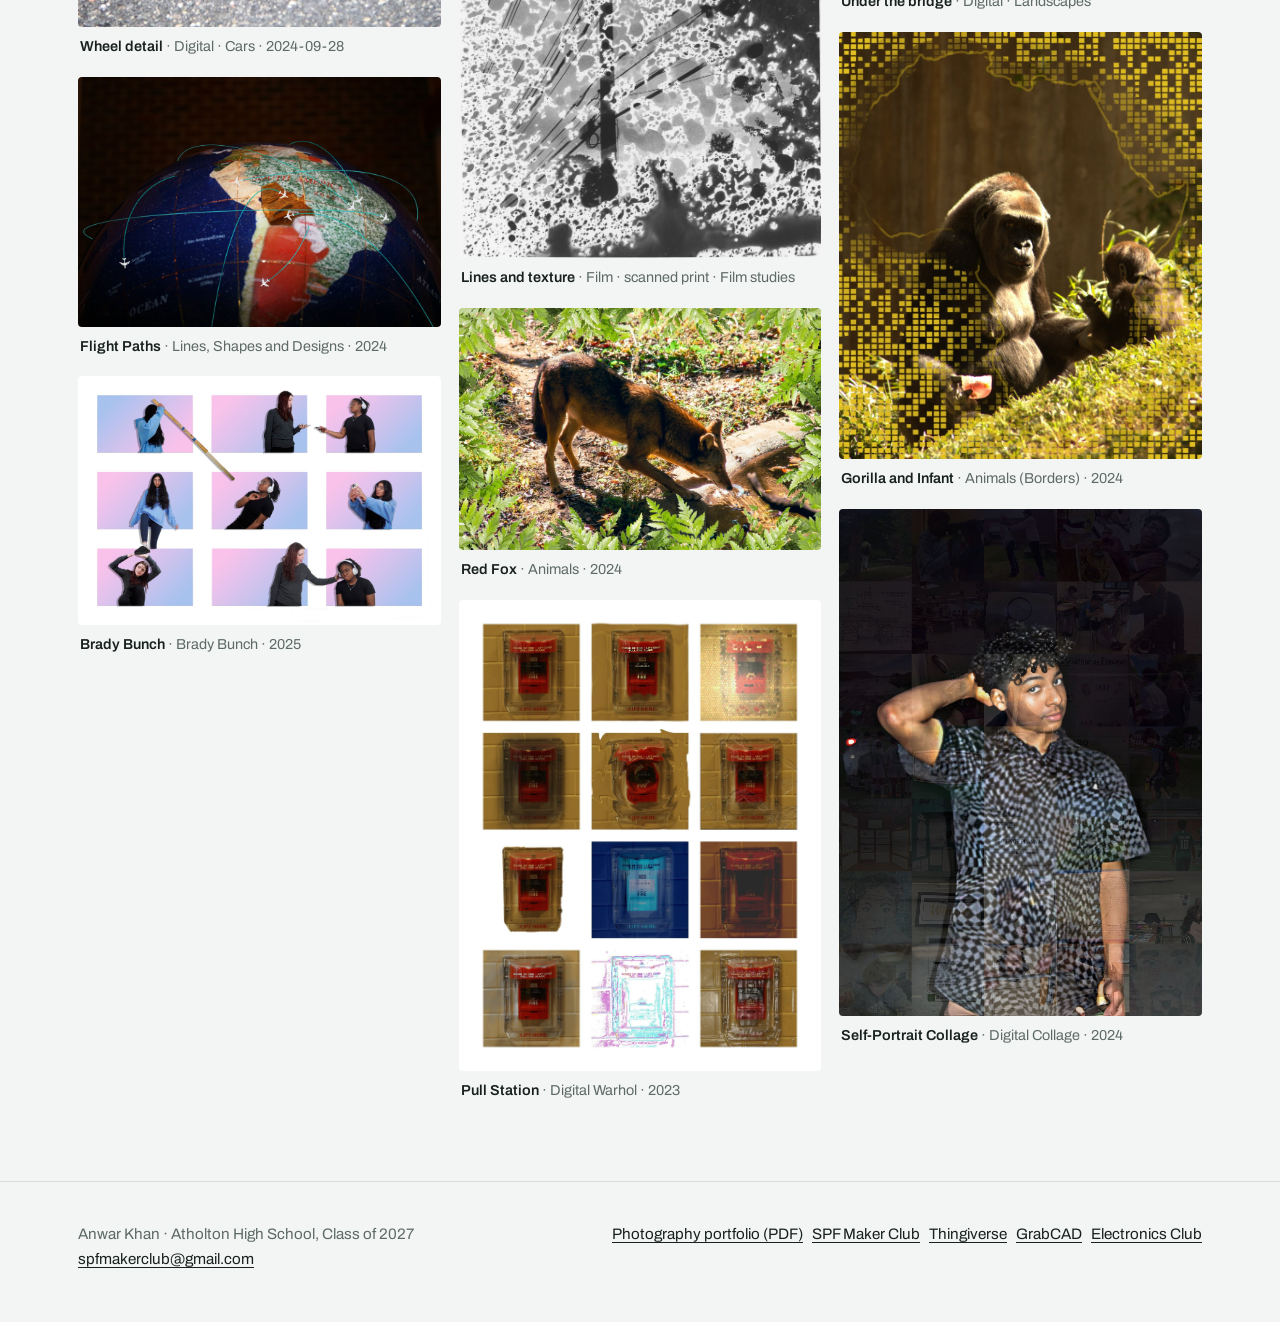
<file: photographs.html>
<!doctype html>
<html lang="en"><head><meta charset="utf-8"><meta name="viewport" content="width=device-width,initial-scale=1">
<title>Photography · Anwar Khan</title><meta name="description" content="Film and digital photography by Anwar Khan.">
<link rel="preconnect" href="https://fonts.googleapis.com"><link rel="preconnect" href="https://fonts.gstatic.com" crossorigin>
<link href="https://fonts.googleapis.com/css2?family=Archivo:wdth,wght@62..125,400..800&display=swap" rel="stylesheet">
<link rel="stylesheet" href="style.css?v=1794532194"></head>
<body><a class="skip" href="#main">Skip to content</a>
<header class="site-head"><div class="wrap"><a class="mark" href="index.html">Anwar <span>Khan</span></a>
<button class="menu-btn" aria-expanded="false" aria-controls="nav">Menu</button>
<nav class="nav" id="nav" aria-label="Main"><a href="index.html">Home</a><a href="work.html">Work</a><a href="photographs.html" aria-current="page">Photography</a><a href="notebook.html">Notebook</a><a href="videos.html">Videos</a><a href="about.html">About</a><a href="https://spfmakerclub.wordpress.com/" class="ext">Maker Club</a></nav></div></header>
<main id="main"><div class="wrap">
<section class="page-head ph-head"><div><h1>Photography</h1><p class="lede">Cars at the track, city streets, the water, soccer, and Loki. I shoot film and digital. The strongest frames are first.</p>
<p>My portfolio collects ten of my favorite photographs from 2023 to 2025, each with a short note on how and why I took it.</p>
<div class="link-row"><a class="btn" href="assets/anwar-khan-photography-portfolio.pdf">View my portfolio (PDF)</a><a class="btn ghost" href="assets/anwar-khan-photography-portfolio.pdf" download>Download PDF</a></div></div>
<a class="ph-cover" href="assets/anwar-khan-photography-portfolio.pdf" aria-label="Open my photography portfolio (PDF)"><img src="assets/portfolio-cover.jpg" alt="Cover of my photography portfolio"><span>Photography portfolio · PDF</span></a></section>

<div class="filters" role="group" aria-label="Filter photos"><button type="button" data-filter="all" aria-pressed="true">All</button><button type="button" data-filter="cars" aria-pressed="false">Motorsport</button><button type="button" data-filter="city" aria-pressed="false">City</button><button type="button" data-filter="outdoors" aria-pressed="false">Outdoors</button><button type="button" data-filter="sports" aria-pressed="false">Sports</button><button type="button" data-filter="film" aria-pressed="false">Film</button><button type="button" data-filter="digital" aria-pressed="false">Digital</button><button type="button" data-filter="edits" aria-pressed="false">Composites</button></div>
<div class="wall"><figure data-full="assets/portfolio-extra-parker.jpg" data-caption="Parker: Parker, from my World Inside Me series. I layered the portrait with branches and water." data-tags="edits"><img src="assets/portfolio-extra-parker.jpg" width="2508" height="2336" alt="Parker" loading="lazy"><figcaption><b>Parker</b> · World Inside Me · Double exposure · 2025</figcaption></figure><figure data-full="assets/portfolio-extra-austen.jpg" data-caption="Austen: My friend Austen, with driftwood layered into his portrait for World Inside Me." data-tags="edits"><img src="assets/portfolio-extra-austen.jpg" width="2912" height="3000" alt="Austen" loading="lazy"><figcaption><b>Austen</b> · World Inside Me · Double exposure · 2025</figcaption></figure><figure data-full="assets/portfolio-city-hall-after-dark.jpg" data-caption="City Hall After Dark: Philadelphia City Hall at night. I waited for the street to clear so the building could carry the whole frame." data-tags="digital city"><img src="assets/portfolio-city-hall-after-dark.jpg" width="2000" height="1334" alt="City Hall After Dark" loading="lazy"><figcaption><b>City Hall After Dark</b> · Night Life · Philadelphia · 2025</figcaption></figure><figure data-full="assets/silverstone-rain.jpg" data-caption="Silverstone, in the rain: I took this at Silverstone during the British Grand Prix. The spray almost hides the car behind." data-tags="digital cars"><img src="assets/silverstone-rain.jpg" width="2200" height="1467" alt="Silverstone, in the rain" loading="lazy"><figcaption><b>Silverstone, in the rain</b> · Digital · British Grand Prix · Silverstone · 2025-07-06</figcaption></figure><figure data-full="assets/portfolio-extra-watcher.jpg" data-caption="Watcher: A close-up portrait from my Superhero project, edited in Photoshop." data-tags="edits"><img src="assets/portfolio-extra-watcher.jpg" width="3000" height="1381" alt="Watcher" loading="lazy"><figcaption><b>Watcher</b> · Superhero · Macro portrait, composite · 2025</figcaption></figure><figure data-full="assets/portfolio-light-trails.jpg" data-caption="Light Trails: A long exposure over the expressway in Philadelphia. The red and white streams split the frame down the middle." data-tags="digital city"><img src="assets/portfolio-light-trails.jpg" width="2000" height="1470" alt="Light Trails" loading="lazy"><figcaption><b>Light Trails</b> · Night Life · Long exposure · 2025</figcaption></figure><figure data-full="assets/portfolio-extra-vertical-spit.jpg" data-caption="Vertical Spit: A drill and a rotisserie, paired for my Cause and Effect series." data-tags="edits"><img src="assets/portfolio-extra-vertical-spit.jpg" width="1184" height="3000" alt="Vertical Spit" loading="lazy"><figcaption><b>Vertical Spit</b> · Cause and Effect · Composite · 2024</figcaption></figure><figure data-full="assets/portfolio-extra-golden-lion-tamarin.jpg" data-caption="Golden Lion Tamarin: A quieter subject from my animal photographs." data-tags="digital outdoors"><img src="assets/portfolio-extra-golden-lion-tamarin.jpg" width="1998" height="3000" alt="Golden Lion Tamarin" loading="lazy"><figcaption><b>Golden Lion Tamarin</b> · Animals · 2024</figcaption></figure><figure data-full="assets/gallery--ani5307.jpg" data-caption="Ferrari at Silverstone: Another of my Silverstone photographs, with the Ferrari side-on." data-tags="digital cars"><img src="assets/gallery--ani5307.jpg" width="2000" height="1333" alt="Ferrari at Silverstone" loading="lazy"><figcaption><b>Ferrari at Silverstone</b> · Digital · British Grand Prix · Silverstone · 2025-07-06</figcaption></figure><figure data-full="assets/portfolio-extra-checkmate.jpg" data-caption="Checkmate: My Digital Dali composite, with the chess pieces brought close to the camera." data-tags="edits"><img src="assets/portfolio-extra-checkmate.jpg" width="3000" height="2000" alt="Checkmate" loading="lazy"><figcaption><b>Checkmate</b> · Digital Dali · Composite · 2024</figcaption></figure><figure data-full="assets/portfolio-extra-low-tide-reassembled.jpg" data-caption="Low Tide, Reassembled: A shoreline taken apart and put back together for my Fragmentation project." data-tags="edits outdoors"><img src="assets/portfolio-extra-low-tide-reassembled.jpg" width="2000" height="3000" alt="Low Tide, Reassembled" loading="lazy"><figcaption><b>Low Tide, Reassembled</b> · Fragmentation · Composite · 2025</figcaption></figure><figure data-full="assets/portfolio-extra-snooze.jpg" data-caption="Snooze: An alarm and spilled coffee, paired for Cause and Effect." data-tags="edits"><img src="assets/portfolio-extra-snooze.jpg" width="3000" height="2250" alt="Snooze" loading="lazy"><figcaption><b>Snooze</b> · Cause and Effect · Composite · 2024</figcaption></figure><figure data-full="assets/portfolio-extra-throw-in.jpg" data-caption="Throw-In: From my Back to School series. I kept the player in color against the field." data-tags="digital sports"><img src="assets/portfolio-extra-throw-in.jpg" width="2000" height="3000" alt="Throw-In" loading="lazy"><figcaption><b>Throw-In</b> · Back to School · Selective color · 2024</figcaption></figure><figure data-full="assets/portfolio-extra-cocktail-hour.jpg" data-caption="Cocktail Hour: Several versions of the same subject in my Multiplicity composite." data-tags="edits"><img src="assets/portfolio-extra-cocktail-hour.jpg" width="3000" height="2000" alt="Cocktail Hour" loading="lazy"><figcaption><b>Cocktail Hour</b> · Multiplicity · Composite · 2024</figcaption></figure><figure data-full="assets/portfolio-bayside-sunset.jpg" data-caption="Bayside Sunset: Trees on the shore holding the last of the light, with the sky doing most of the work." data-tags="digital outdoors"><img src="assets/portfolio-bayside-sunset.jpg" width="2000" height="1500" alt="Bayside Sunset" loading="lazy"><figcaption><b>Bayside Sunset</b> · Spring Break · 2025</figcaption></figure><figure data-full="assets/digital-cat.jpg" data-caption="Loki: My cat. Here, his eyes catch the light before the rest of him does." data-tags="digital loki"><img src="assets/digital-cat.jpg" width="2200" height="1467" alt="Loki" loading="lazy"><figcaption><b>Loki</b> · Digital</figcaption></figure><figure data-full="assets/gallery--ani5108.jpg" data-caption="Through the spray: My view through the rain at Silverstone. The curbing leads back toward the car." data-tags="digital cars"><img src="assets/gallery--ani5108.jpg" width="2000" height="1333" alt="Through the spray" loading="lazy"><figcaption><b>Through the spray</b> · Digital · British Grand Prix · Silverstone · 2025-07-06</figcaption></figure><figure data-full="assets/portfolio-extra-measured-stride.jpg" data-caption="Measured Stride: A measurement at the desk, then a stride on the pitch. From Cause and Effect." data-tags="edits sports"><img src="assets/portfolio-extra-measured-stride.jpg" width="3000" height="1391" alt="Measured Stride" loading="lazy"><figcaption><b>Measured Stride</b> · Cause and Effect · Composite · 2024</figcaption></figure><figure data-full="assets/basketball-diptych.jpg" data-caption="Rebound: Two moments from the same possession, side by side." data-tags="digital sports"><img src="assets/basketball-diptych.jpg" width="1717" height="2576" alt="Rebound" loading="lazy"><figcaption><b>Rebound</b> · Sports · Diptych</figcaption></figure><figure data-full="assets/portfolio-calvert-street.jpg" data-caption="Calvert Street: A Baltimore corner, desaturated and then hand-colored so only what I chose keeps its color." data-tags="digital city edits"><img src="assets/portfolio-calvert-street.jpg" width="2000" height="1431" alt="Calvert Street" loading="lazy"><figcaption><b>Calvert Street</b> · Photo Coloring · 2024</figcaption></figure><figure data-full="assets/philly-20.jpg" data-caption="LOVE, moving: Trying something less still in my Philadelphia night series." data-tags="digital city"><img src="assets/philly-20.jpg" width="2000" height="1333" alt="LOVE, moving" loading="lazy"><figcaption><b>LOVE, moving</b> · Digital · Night Life · Philadelphia · 2025-03-06</figcaption></figure><figure data-full="assets/film-022.jpg" data-caption="Ball in the air: A film frame with just enough sky to separate the ball from the player." data-tags="film sports"><img src="assets/film-022.jpg" width="1265" height="2000" alt="Ball in the air" loading="lazy"><figcaption><b>Ball in the air</b> · Film · scanned print · Film studies</figcaption></figure><figure data-full="assets/portfolio-skid.jpg" data-caption="Skid: A skateboard wheel crashing through a wave of foam pellets." data-tags="edits"><img src="assets/portfolio-skid.jpg" width="1164" height="782" alt="Skid" loading="lazy"><figcaption><b>Skid</b> · Lines, Shapes and Designs · 2024</figcaption></figure><figure data-full="assets/portfolio-nine-lives.jpg" data-caption="Nine Lives: One cat, one room, many places at once." data-tags="edits"><img src="assets/portfolio-nine-lives.jpg" width="2000" height="1333" alt="Nine Lives" loading="lazy"><figcaption><b>Nine Lives</b> · Multiplicity · 2024</figcaption></figure><figure data-full="assets/film-025.jpg" data-caption="A building doubled: Looking up at a building and its reflection. Part of my film work." data-tags="film city"><img src="assets/film-025.jpg" width="1149" height="2000" alt="A building doubled" loading="lazy"><figcaption><b>A building doubled</b> · Film · scanned print · Film studies</figcaption></figure><figure data-full="assets/portfolio-orange-route.jpg" data-caption="Orange Route: A city bus and steam in black and white, with the signs colored back in by hand." data-tags="digital city edits"><img src="assets/portfolio-orange-route.jpg" width="1865" height="1201" alt="Orange Route" loading="lazy"><figcaption><b>Orange Route</b> · Photo Coloring · 2024</figcaption></figure><figure data-full="assets/landscape-13.jpg" data-caption="Rocky shoreline: Getting close to the rocks for this shoreline frame." data-tags="digital outdoors"><img src="assets/landscape-13.jpg" width="1333" height="2000" alt="Rocky shoreline" loading="lazy"><figcaption><b>Rocky shoreline</b> · Digital · 2025:01:04</figcaption></figure><figure data-full="assets/photo-extra-dominion-curve.jpg" data-caption="Dominion curve: Dominion, from my side of the track. I liked the curve against the autumn trees." data-tags="digital cars"><img src="assets/photo-extra-dominion-curve.jpg" width="740" height="869" alt="Dominion curve" loading="lazy"><figcaption><b>Dominion curve</b> · Digital · Motorsport · 2025-11-01</figcaption></figure><figure data-full="assets/portfolio-pour.jpg" data-caption="Pour: A coffee shot from above, split down the middle between cream and black." data-tags="edits"><img src="assets/portfolio-pour.jpg" width="1334" height="2000" alt="Pour" loading="lazy"><figcaption><b>Pour</b> · Cause and Effect · 2024</figcaption></figure><figure data-full="assets/landscape-22.jpg" data-caption="Across the basin: A wider view from the same cherry-blossom series." data-tags="digital outdoors"><img src="assets/landscape-22.jpg" width="2000" height="1333" alt="Across the basin" loading="lazy"><figcaption><b>Across the basin</b> · Digital · Cherry blossoms · 2025-03-30</figcaption></figure><figure data-full="assets/landscape-11.jpg" data-caption="Sun over the water: I let the water take most of this vertical frame." data-tags="digital outdoors"><img src="assets/landscape-11.jpg" width="1333" height="2000" alt="Sun over the water" loading="lazy"><figcaption><b>Sun over the water</b> · Digital · Landscapes · 2025-01-04</figcaption></figure><figure data-full="assets/landscape-06.jpg" data-caption="Last strip of sun: A thin strip of orange over the water." data-tags="digital outdoors"><img src="assets/landscape-06.jpg" width="2000" height="1333" alt="Last strip of sun" loading="lazy"><figcaption><b>Last strip of sun</b> · Digital · Landscapes · 2025-01-04</figcaption></figure><figure data-full="assets/digital-cars-red-pair.jpg" data-caption="Car meet: From my car-meet photos. Two red cars, with one tucked behind the other." data-tags="digital cars"><img src="assets/digital-cars-red-pair.jpg" width="2200" height="1467" alt="Car meet" loading="lazy"><figcaption><b>Car meet</b> · Digital · 2024-09-28</figcaption></figure><figure data-full="assets/landscape-19.jpg" data-caption="Blossoms: From my cherry-blossom photos. I kept the nearest flowers sharp and let the branches soften." data-tags="digital outdoors"><img src="assets/landscape-19.jpg" width="2000" height="1333" alt="Blossoms" loading="lazy"><figcaption><b>Blossoms</b> · Digital · Landscape · Spring Break</figcaption></figure><figure data-full="assets/landscape-20.jpg" data-caption="Blossoms and stone: From my cherry-blossom photos in Washington." data-tags="digital outdoors"><img src="assets/landscape-20.jpg" width="2000" height="1333" alt="Blossoms and stone" loading="lazy"><figcaption><b>Blossoms and stone</b> · Digital · Cherry blossoms · 2025-03-30</figcaption></figure><figure data-full="assets/philly-07.jpg" data-caption="Passing in both directions: Another long exposure from my Philadelphia night series." data-tags="digital city"><img src="assets/philly-07.jpg" width="2000" height="1333" alt="Passing in both directions" loading="lazy"><figcaption><b>Passing in both directions</b> · Digital · Philadelphia · 2025-03-06</figcaption></figure><figure data-full="assets/philly-11.jpg" data-caption="Windows at night: A tighter frame from the same evening in Philadelphia." data-tags="digital city"><img src="assets/philly-11.jpg" width="1333" height="2000" alt="Windows at night" loading="lazy"><figcaption><b>Windows at night</b> · Digital · Philadelphia · 2025-03-06</figcaption></figure><figure data-full="assets/landscape-15.jpg" data-caption="At the water’s edge: A low view from my landscape photos, following the rocks into the water." data-tags="digital outdoors"><img src="assets/landscape-15.jpg" width="2000" height="1333" alt="At the water’s edge" loading="lazy"><figcaption><b>At the water’s edge</b> · Digital · Landscape · Spring Break · 2025-01-04</figcaption></figure><figure data-full="assets/photo-extra-blue-bmw.jpg" data-caption="Blue BMW: Another frame from my car-meet photos. The blue paint and white wheels stood out." data-tags="digital cars"><img src="assets/photo-extra-blue-bmw.jpg" width="579" height="869" alt="Blue BMW" loading="lazy"><figcaption><b>Blue BMW</b> · Digital · Cars · 2024-09-28</figcaption></figure><figure data-full="assets/landscape-24.jpg" data-caption="Under the blossoms: A little more room for people in this frame." data-tags="digital outdoors"><img src="assets/landscape-24.jpg" width="1333" height="2000" alt="Under the blossoms" loading="lazy"><figcaption><b>Under the blossoms</b> · Digital · Cherry blossoms · 2025-03-30</figcaption></figure><figure data-full="assets/photo-extra-dominion-car-turn.jpg" data-caption="Into the bend: Another frame from my day at Dominion, following the car into the bend." data-tags="digital cars"><img src="assets/photo-extra-dominion-car-turn.jpg" width="579" height="869" alt="Into the bend" loading="lazy"><figcaption><b>Into the bend</b> · Digital · Motorsport · 2025-11-01</figcaption></figure><figure data-full="assets/landscape-08.jpg" data-caption="The pitch at sunset: Soccer is a big part of my life. This frame is about the field around the game." data-tags="digital sports outdoors"><img src="assets/landscape-08.jpg" width="2000" height="1333" alt="The pitch at sunset" loading="lazy"><figcaption><b>The pitch at sunset</b> · Digital · Landscape · Spring Break</figcaption></figure><figure data-full="assets/film-012.jpg" data-caption="Street after dark: I like photographing streets at night. Here, the lamps and road markings do most of the work." data-tags="film city"><img src="assets/film-012.jpg" width="2000" height="1348" alt="Street after dark" loading="lazy"><figcaption><b>Street after dark</b> · Film · scanned print · Film studies</figcaption></figure><figure data-full="assets/philly-00.jpg" data-caption="Down the street: Philadelphia after dark, with the street nearly empty." data-tags="digital city"><img src="assets/philly-00.jpg" width="2000" height="1333" alt="Down the street" loading="lazy"><figcaption><b>Down the street</b> · Digital · Philadelphia · 2025-03-06</figcaption></figure><figure data-full="assets/film-008.jpg" data-caption="Steam against brick: From my film work. Soft steam against a very rigid wall." data-tags="film"><img src="assets/film-008.jpg" width="1190" height="1887" alt="Steam against brick" loading="lazy"><figcaption><b>Steam against brick</b> · Film · scanned print · Film studies</figcaption></figure><figure data-full="assets/film-006.jpg" data-caption="Stone and leaves: Looking up, on film. I like the leaves breaking up all those straight lines." data-tags="film outdoors"><img src="assets/film-006.jpg" width="1285" height="1905" alt="Stone and leaves" loading="lazy"><figcaption><b>Stone and leaves</b> · Film · scanned print · Film studies</figcaption></figure><figure data-full="assets/film-026.jpg" data-caption="Branches in layers: One of my closer film studies, with branches crossing in and out of focus." data-tags="film outdoors"><img src="assets/film-026.jpg" width="1343" height="2000" alt="Branches in layers" loading="lazy"><figcaption><b>Branches in layers</b> · Film · scanned print · Film studies</figcaption></figure><figure data-full="assets/film-011.jpg" data-caption="Winter lamp: A winter detail on film. The snow picks out the top of the lamp." data-tags="film outdoors"><img src="assets/film-011.jpg" width="2000" height="1409" alt="Winter lamp" loading="lazy"><figcaption><b>Winter lamp</b> · Film · scanned print · Film studies</figcaption></figure><figure data-full="assets/portfolio-extra-film-016.jpg" data-caption="Snow and timber: A winter detail from my film prints: timber, snow, and the woods behind." data-tags="film outdoors"><img src="assets/portfolio-extra-film-016.jpg" width="2400" height="1636" alt="Snow and timber" loading="lazy"><figcaption><b>Snow and timber</b> · Film · scanned print · Film studies</figcaption></figure><figure data-full="assets/portfolio-extra-film-018.jpg" data-caption="By the car: Cars in my film work, too. I kept the person just beyond the hood." data-tags="film cars"><img src="assets/portfolio-extra-film-018.jpg" width="2267" height="1477" alt="By the car" loading="lazy"><figcaption><b>By the car</b> · Film · scanned print · Film studies</figcaption></figure><figure data-full="assets/film-007.jpg" data-caption="Empty chairs: A quieter frame from my film work: two chairs and a fire ring." data-tags="film"><img src="assets/film-007.jpg" width="1910" height="1310" alt="Empty chairs" loading="lazy"><figcaption><b>Empty chairs</b> · Film · scanned print · Film studies</figcaption></figure><figure data-full="assets/film-014.jpg" data-caption="Glass and gesture: A closer film frame, with the hand and reflections overlapping." data-tags="film"><img src="assets/film-014.jpg" width="1335" height="2000" alt="Glass and gesture" loading="lazy"><figcaption><b>Glass and gesture</b> · Film · scanned print · Film studies</figcaption></figure><figure data-full="assets/film-003.jpg" data-caption="On the grass: One of my film prints. I kept the frame close to the small gesture at the knee." data-tags="film outdoors"><img src="assets/film-003.jpg" width="1325" height="1960" alt="On the grass" loading="lazy"><figcaption><b>On the grass</b> · Film · scanned print · Film studies</figcaption></figure><figure data-full="assets/photo-extra-soccer-before-kick.jpg" data-caption="Before the kick: From my soccer photos: the pause before the kick." data-tags="digital sports"><img src="assets/photo-extra-soccer-before-kick.jpg" width="1304" height="869" alt="Before the kick" loading="lazy"><figcaption><b>Before the kick</b> · Digital · Sports · 2024-09-12</figcaption></figure><figure data-full="assets/photo-extra-soccer-resistance-training.jpg" data-caption="Resistance training: Training, from my soccer album. A different part of the sport than match day." data-tags="digital sports"><img src="assets/photo-extra-soccer-resistance-training.jpg" width="1304" height="869" alt="Resistance training" loading="lazy"><figcaption><b>Resistance training</b> · Digital · Sports · 2024-09-14</figcaption></figure><figure data-full="assets/philly-23.jpg" data-caption="Down the hall: A low viewpoint from my Philadelphia series." data-tags="digital city"><img src="assets/philly-23.jpg" width="2000" height="1333" alt="Down the hall" loading="lazy"><figcaption><b>Down the hall</b> · Digital · Philadelphia · 2025-03-06</figcaption></figure><figure data-full="assets/digital-nyc-cart.jpg" data-caption="Food cart, New York: A wide-angle frame from my New York photos. I kept the circular lens edge." data-tags="digital cars city"><img src="assets/digital-nyc-cart.jpg" width="1467" height="2200" alt="Food cart, New York" loading="lazy"><figcaption><b>Food cart, New York</b> · Digital · 2025-04-30</figcaption></figure><figure data-full="assets/photo-extra-nyc-pedicabs.jpg" data-caption="Pedicabs, New York: Pedicabs and signs from my New York photos. I kept the purple barrier in front." data-tags="digital city"><img src="assets/photo-extra-nyc-pedicabs.jpg" width="579" height="869" alt="Pedicabs, New York" loading="lazy"><figcaption><b>Pedicabs, New York</b> · Digital · City · 2025-04-30</figcaption></figure><figure data-full="assets/photo-extra-nyc-sidewalk.jpg" data-caption="New York sidewalk: From my New York series. I let the wide-angle lens pull the buildings inward." data-tags="digital city"><img src="assets/photo-extra-nyc-sidewalk.jpg" width="579" height="869" alt="New York sidewalk" loading="lazy"><figcaption><b>New York sidewalk</b> · Digital · City · 2025-04-30</figcaption></figure><figure data-full="assets/photo-extra-nyc-crosswalk.jpg" data-caption="At the crosswalk: Down near street level for this New York frame." data-tags="digital city"><img src="assets/photo-extra-nyc-crosswalk.jpg" width="1304" height="869" alt="At the crosswalk" loading="lazy"><figcaption><b>At the crosswalk</b> · Digital · City · 2025-04-30</figcaption></figure><figure data-full="assets/landscape-23.jpg" data-caption="Branches overhead: Looking up instead of across the water." data-tags="digital outdoors"><img src="assets/landscape-23.jpg" width="2000" height="1333" alt="Branches overhead" loading="lazy"><figcaption><b>Branches overhead</b> · Digital · Cherry blossoms · 2025-03-30</figcaption></figure><figure data-full="assets/landscape-00.jpg" data-caption="Evening sky: From my landscape photos. The cloud texture was what I wanted to keep." data-tags="digital outdoors"><img src="assets/landscape-00.jpg" width="2000" height="1500" alt="Evening sky" loading="lazy"><figcaption><b>Evening sky</b> · Digital · Landscapes · 2024-10-16</figcaption></figure><figure data-full="assets/photo-extra-wheel-detail.jpg" data-caption="Wheel detail: Getting closer at the car meet: spokes, bolts, and the brake behind them." data-tags="digital cars"><img src="assets/photo-extra-wheel-detail.jpg" width="579" height="869" alt="Wheel detail" loading="lazy"><figcaption><b>Wheel detail</b> · Digital · Cars · 2024-09-28</figcaption></figure><figure data-full="assets/landscape-16.jpg" data-caption="Under the bridge: One of the less obvious details from my landscape album." data-tags="digital outdoors"><img src="assets/landscape-16.jpg" width="2000" height="1333" alt="Under the bridge" loading="lazy"><figcaption><b>Under the bridge</b> · Digital · Landscapes</figcaption></figure><figure data-full="assets/portfolio-extra-film-023.jpg" data-caption="Lines and texture: From my film prints. Overlapping textures around a utility pole and wires." data-tags="film"><img src="assets/portfolio-extra-film-023.jpg" width="1548" height="2265" alt="Lines and texture" loading="lazy"><figcaption><b>Lines and texture</b> · Film · scanned print · Film studies</figcaption></figure><figure data-full="assets/portfolio-gorilla-and-infant.jpg" data-caption="Gorilla and Infant: A mother and baby at the zoo, finished with a designed border." data-tags="digital outdoors edits"><img src="assets/portfolio-gorilla-and-infant.jpg" width="1699" height="2000" alt="Gorilla and Infant" loading="lazy"><figcaption><b>Gorilla and Infant</b> · Animals (Borders) · 2024</figcaption></figure><figure data-full="assets/portfolio-flight-paths.jpg" data-caption="Flight Paths: A classroom globe with flight routes drawn across it." data-tags="edits"><img src="assets/portfolio-flight-paths.jpg" width="2000" height="1377" alt="Flight Paths" loading="lazy"><figcaption><b>Flight Paths</b> · Lines, Shapes and Designs · 2024</figcaption></figure><figure data-full="assets/portfolio-red-fox.jpg" data-caption="Red Fox: A fox nosing through the undergrowth." data-tags="digital outdoors"><img src="assets/portfolio-red-fox.jpg" width="2000" height="1333" alt="Red Fox" loading="lazy"><figcaption><b>Red Fox</b> · Animals · 2024</figcaption></figure><figure data-full="assets/portfolio-brady-bunch.jpg" data-caption="Brady Bunch: Nine frames that pass objects from one box to the next." data-tags="edits"><img src="assets/portfolio-brady-bunch.jpg" width="2000" height="1369" alt="Brady Bunch" loading="lazy"><figcaption><b>Brady Bunch</b> · Brady Bunch · 2025</figcaption></figure><figure data-full="assets/portfolio-self-portrait-collage.jpg" data-caption="Self-Portrait Collage: Me, built out of the pieces of my own photos." data-tags="edits"><img src="assets/portfolio-self-portrait-collage.jpg" width="1429" height="2000" alt="Self-Portrait Collage" loading="lazy"><figcaption><b>Self-Portrait Collage</b> · Digital Collage · 2024</figcaption></figure><figure data-full="assets/portfolio-pull-station.jpg" data-caption="Pull Station: A school fire alarm repeated in a grid, after Warhol." data-tags="edits"><img src="assets/portfolio-pull-station.jpg" width="1538" height="2000" alt="Pull Station" loading="lazy"><figcaption><b>Pull Station</b> · Digital Warhol · 2023</figcaption></figure></div></div></main>
<footer class="site-foot"><div class="wrap"><div>Anwar Khan · Atholton High School, Class of 2027<br>
<a href="mailto:spfmakerclub@gmail.com">spfmakerclub@gmail.com</a></div>
<div><a href="assets/anwar-khan-photography-portfolio.pdf">Photography portfolio (PDF)</a> &nbsp; <a href="https://spfmakerclub.wordpress.com/">SPF Maker Club</a> &nbsp; <a href="https://www.thingiverse.com/AcidicCane/designs">Thingiverse</a> &nbsp; <a href="https://grabcad.com/anwar.o.khan-1">GrabCAD</a> &nbsp; <a href="https://atholton-electronics-club.vercel.app/">Electronics Club</a></div></div></footer>
<div class="lightbox" role="dialog" aria-modal="true" aria-label="Photo viewer"><button type="button">Close</button><figure><img alt=""><figcaption></figcaption></figure></div>
<script src="site.js?v=1794532194"></script></body></html>
</file>
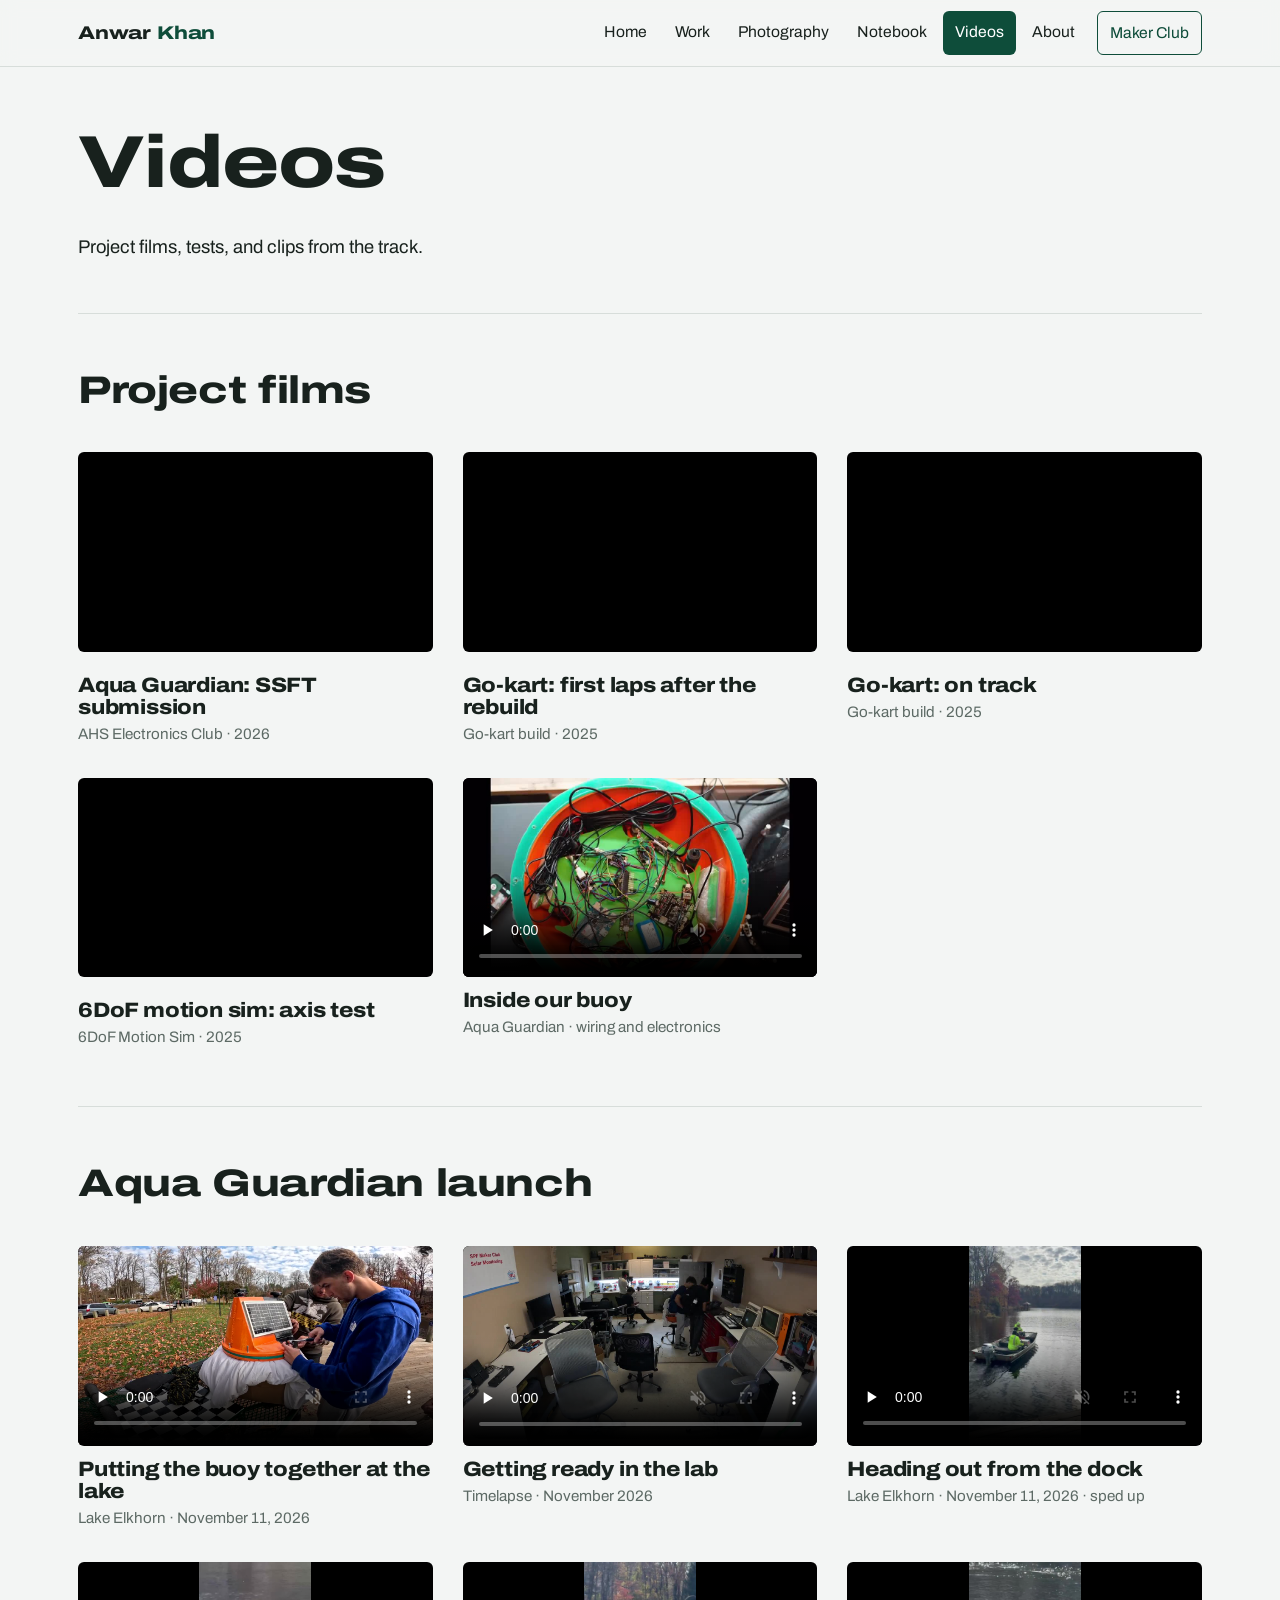
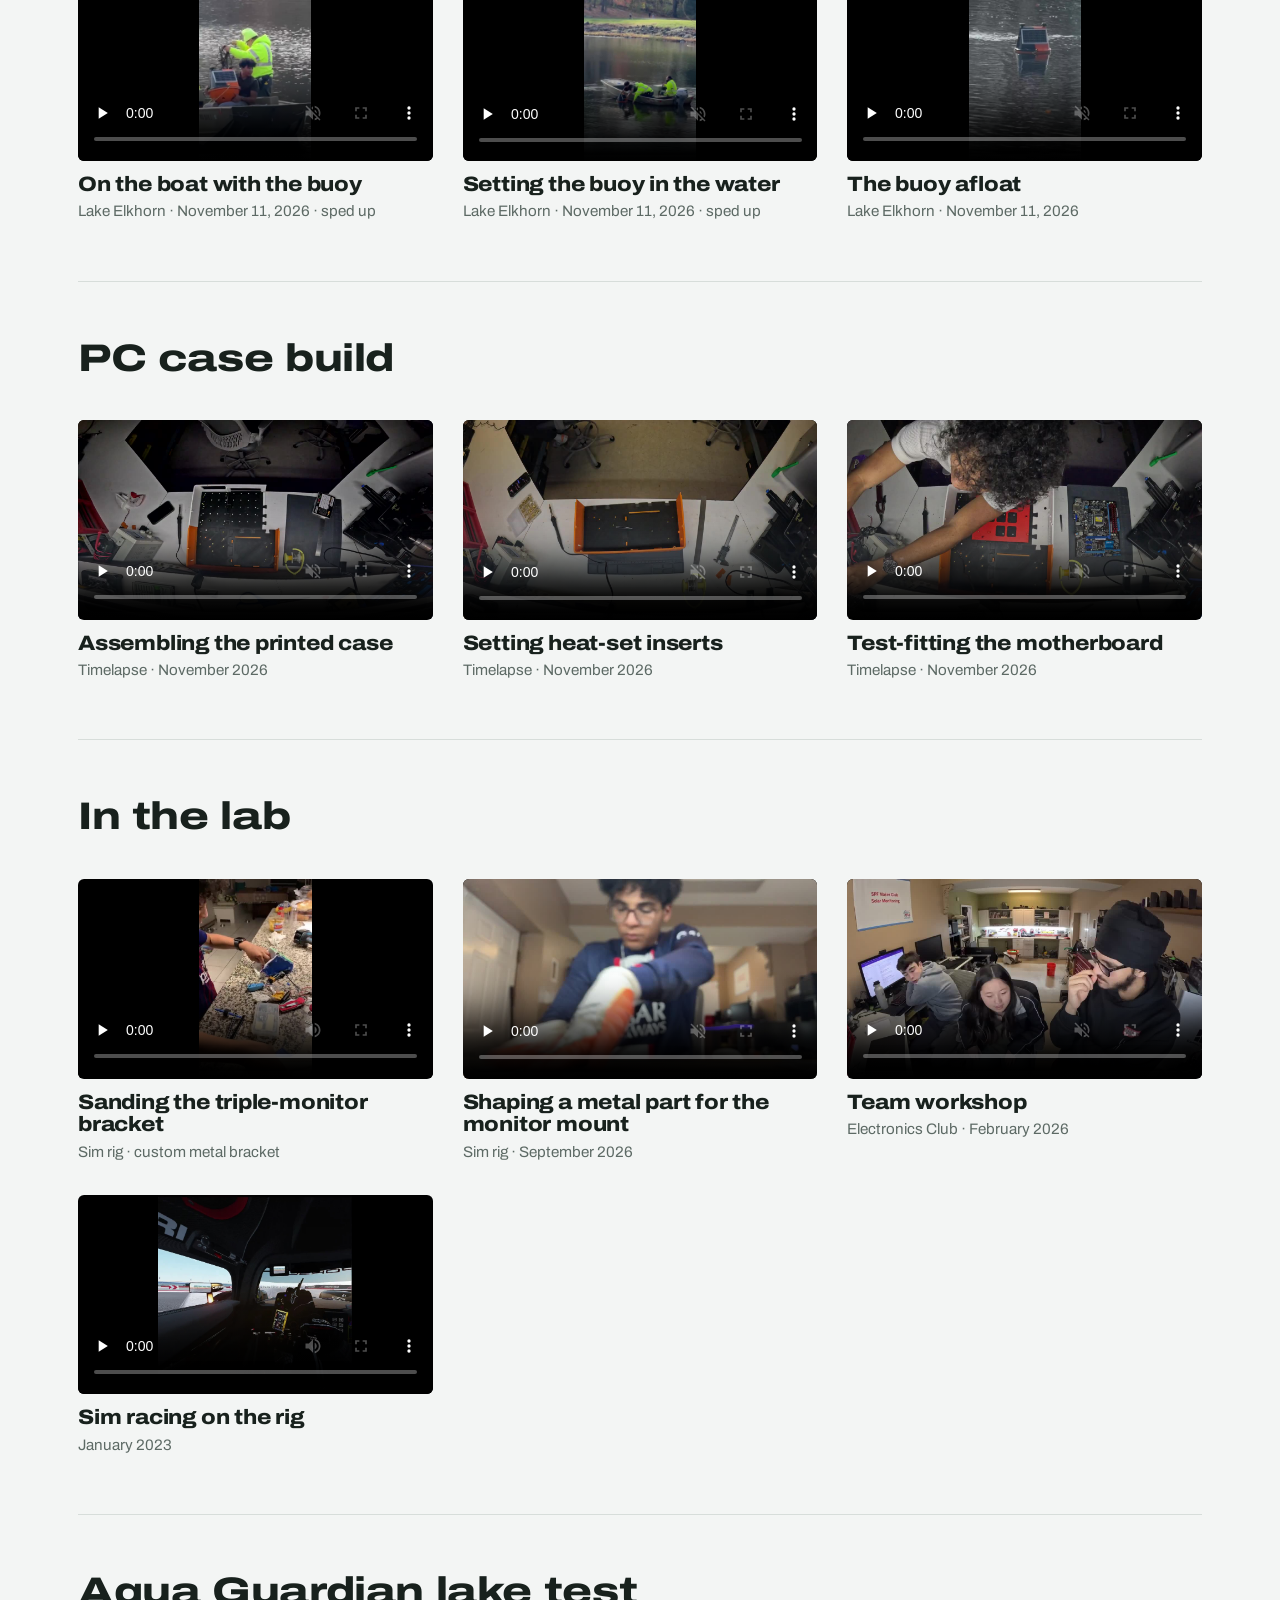
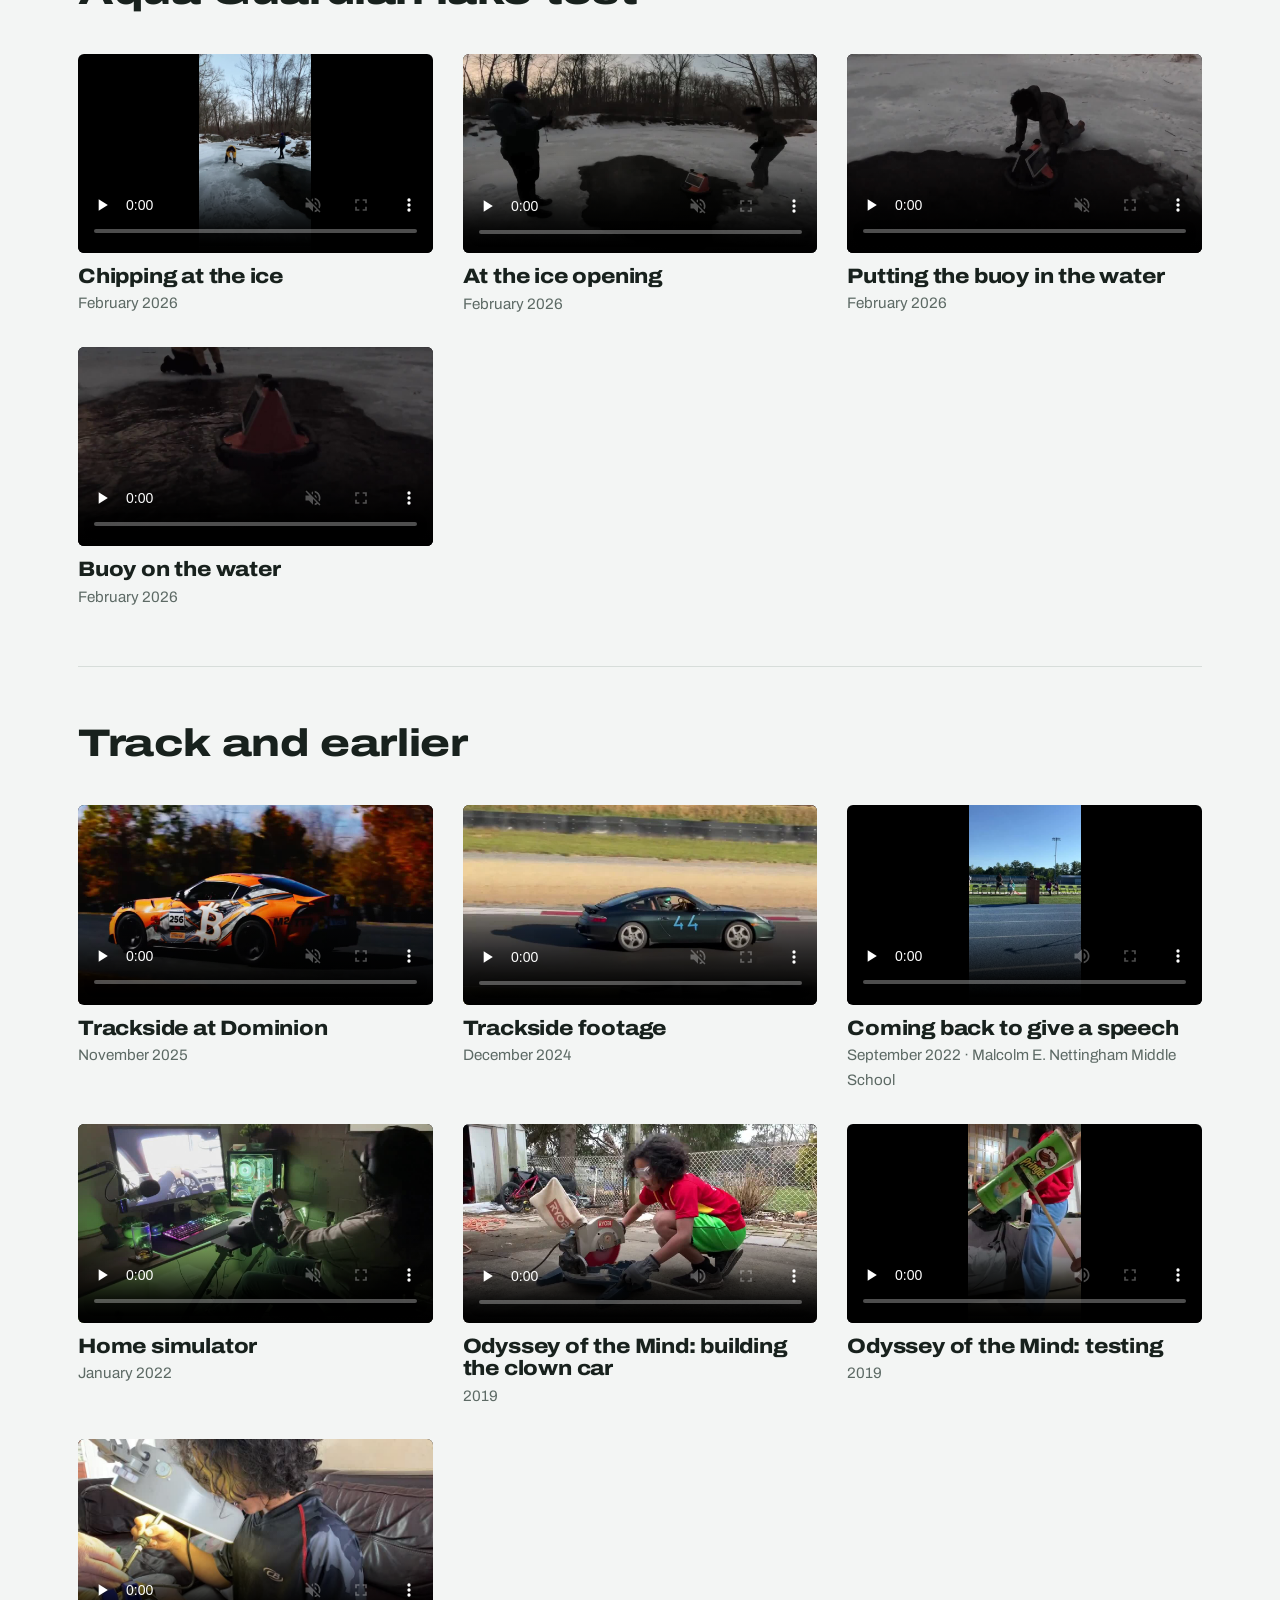
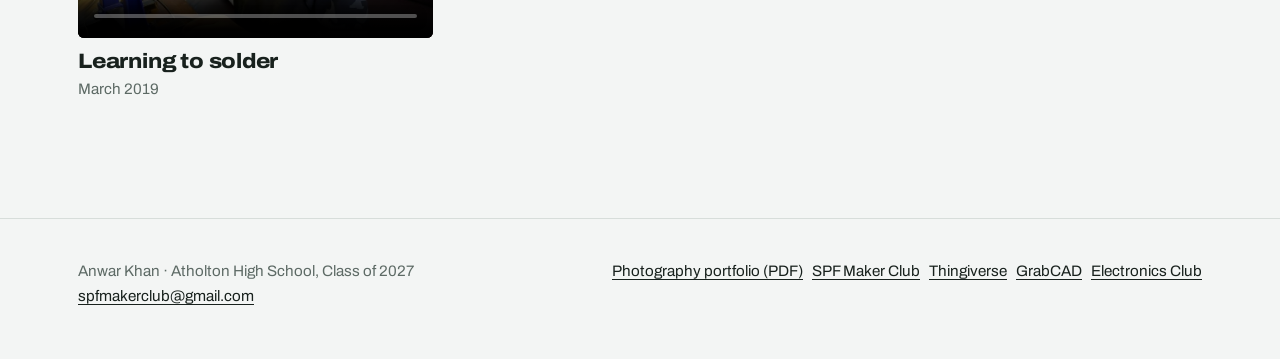
<file: videos.html>
<!doctype html>
<html lang="en"><head><meta charset="utf-8"><meta name="viewport" content="width=device-width,initial-scale=1">
<title>Videos · Anwar Khan</title><meta name="description" content="Projects, photography and notes by Anwar Khan.">
<link rel="preconnect" href="https://fonts.googleapis.com"><link rel="preconnect" href="https://fonts.gstatic.com" crossorigin>
<link href="https://fonts.googleapis.com/css2?family=Archivo:wdth,wght@62..125,400..800&display=swap" rel="stylesheet">
<link rel="stylesheet" href="style.css?v=1794532194"></head>
<body><a class="skip" href="#main">Skip to content</a>
<header class="site-head"><div class="wrap"><a class="mark" href="index.html">Anwar <span>Khan</span></a>
<button class="menu-btn" aria-expanded="false" aria-controls="nav">Menu</button>
<nav class="nav" id="nav" aria-label="Main"><a href="index.html">Home</a><a href="work.html">Work</a><a href="photographs.html">Photography</a><a href="notebook.html">Notebook</a><a href="videos.html" aria-current="page">Videos</a><a href="about.html">About</a><a href="https://spfmakerclub.wordpress.com/" class="ext">Maker Club</a></nav></div></header>
<main id="main"><div class="wrap"><section class="page-head"><h1>Videos</h1><p class="lede">Project films, tests, and clips from the track.</p></section><section class="section"><div class="section-head"><h2>Project films</h2></div><div class="vid-grid"><div class="vid"><iframe src="https://player.vimeo.com/video/1165198659" title="Aqua Guardian: SSFT submission" allowfullscreen loading="lazy"></iframe><h3>Aqua Guardian: SSFT submission</h3><p>AHS Electronics Club · 2026</p></div><div class="vid"><iframe src="https://www.youtube-nocookie.com/embed/TibqmmFja4M" title="Go-kart: first laps after the rebuild" allowfullscreen loading="lazy"></iframe><h3>Go-kart: first laps after the rebuild</h3><p>Go-kart build · 2025</p></div><div class="vid"><iframe src="https://www.youtube-nocookie.com/embed/-8FDpJu7exo" title="Go-kart: on track" allowfullscreen loading="lazy"></iframe><h3>Go-kart: on track</h3><p>Go-kart build · 2025</p></div><div class="vid"><iframe src="https://player.vimeo.com/video/1078172912" title="6DoF motion sim: axis test" allowfullscreen loading="lazy"></iframe><h3>6DoF motion sim: axis test</h3><p>6DoF Motion Sim · 2025</p></div><div class="vid"><video controls playsinline preload="none" poster="assets/aqua-guardian-inside-poster.jpg"><source src="assets/aqua-guardian-inside.mp4" type="video/mp4"></video><h3>Inside our buoy</h3><p>Aqua Guardian · wiring and electronics</p></div></div></section><section class="section"><div class="section-head"><h2>Aqua Guardian launch</h2></div><div class="vid-grid"><div class="vid"><video controls playsinline preload="none" poster="assets/buoy-launch-2026-11-lake-assembly.jpg" muted><source src="assets/buoy-launch-2026-11-lake-assembly.mp4" type="video/mp4"></video><h3>Putting the buoy together at the lake</h3><p>Lake Elkhorn · November 11, 2026</p></div><div class="vid"><video controls playsinline preload="none" poster="assets/buoy-launch-2026-11-lab-prep-timelapse.jpg" muted><source src="assets/buoy-launch-2026-11-lab-prep-timelapse.mp4" type="video/mp4"></video><h3>Getting ready in the lab</h3><p>Timelapse · November 2026</p></div><div class="vid"><video controls playsinline preload="none" poster="assets/buoy-launch-2026-11-boat-out.jpg" muted><source src="assets/buoy-launch-2026-11-boat-out.mp4" type="video/mp4"></video><h3>Heading out from the dock</h3><p>Lake Elkhorn · November 11, 2026 · sped up</p></div><div class="vid"><video controls playsinline preload="none" poster="assets/buoy-launch-2026-11-crew-aboard.jpg" muted><source src="assets/buoy-launch-2026-11-crew-aboard.mp4" type="video/mp4"></video><h3>On the boat with the buoy</h3><p>Lake Elkhorn · November 11, 2026 · sped up</p></div><div class="vid"><video controls playsinline preload="none" poster="assets/buoy-launch-2026-11-deploy.jpg" muted><source src="assets/buoy-launch-2026-11-deploy.mp4" type="video/mp4"></video><h3>Setting the buoy in the water</h3><p>Lake Elkhorn · November 11, 2026 · sped up</p></div><div class="vid"><video controls playsinline preload="none" poster="assets/buoy-launch-2026-11-afloat.jpg" muted><source src="assets/buoy-launch-2026-11-afloat.mp4" type="video/mp4"></video><h3>The buoy afloat</h3><p>Lake Elkhorn · November 11, 2026</p></div></div></section><section class="section"><div class="section-head"><h2>PC case build</h2></div><div class="vid-grid"><div class="vid"><video controls playsinline preload="none" poster="assets/pc-case-2026-11-assembly-timelapse.jpg" muted><source src="assets/pc-case-2026-11-assembly-timelapse.mp4" type="video/mp4"></video><h3>Assembling the printed case</h3><p>Timelapse · November 2026</p></div><div class="vid"><video controls playsinline preload="none" poster="assets/pc-case-2026-11-inserts-timelapse.jpg" muted><source src="assets/pc-case-2026-11-inserts-timelapse.mp4" type="video/mp4"></video><h3>Setting heat-set inserts</h3><p>Timelapse · November 2026</p></div><div class="vid"><video controls playsinline preload="none" poster="assets/pc-case-2026-11-motherboard-timelapse.jpg" muted><source src="assets/pc-case-2026-11-motherboard-timelapse.mp4" type="video/mp4"></video><h3>Test-fitting the motherboard</h3><p>Timelapse · November 2026</p></div></div></section><section class="section"><div class="section-head"><h2>In the lab</h2></div><div class="vid-grid"><div class="vid"><video controls playsinline preload="none" poster="assets/monitor-bracket-sanding.jpg"><source src="assets/monitor-bracket-sanding.mp4" type="video/mp4"></video><h3>Sanding the triple-monitor bracket</h3><p>Sim rig · custom metal bracket</p></div><div class="vid"><video controls playsinline preload="none" poster="assets/wood-shaping-september-2026.jpg" muted><source src="assets/wood-shaping-september-2026.mp4" type="video/mp4"></video><h3>Shaping a metal part for the monitor mount</h3><p>Sim rig · September 2026</p></div><div class="vid"><video controls playsinline preload="none" poster="assets/electronics-team-bench.jpg" muted><source src="assets/electronics-team-bench.mp4" type="video/mp4"></video><h3>Team workshop</h3><p>Electronics Club · February 2026</p></div><div class="vid"><video controls playsinline preload="none" poster="assets/sim-racing-2023.jpg"><source src="assets/sim-racing-2023.mp4" type="video/mp4"></video><h3>Sim racing on the rig</h3><p>January 2023</p></div></div></section><section class="section"><div class="section-head"><h2>Aqua Guardian lake test</h2></div><div class="vid-grid"><div class="vid"><video controls playsinline preload="none" poster="assets/lake-ice-chipping.jpg" muted><source src="assets/lake-ice-chipping.mp4" type="video/mp4"></video><h3>Chipping at the ice</h3><p>February 2026</p></div><div class="vid"><video controls playsinline preload="none" poster="assets/lake-test-ice-opening.jpg" muted><source src="assets/lake-test-ice-opening.mp4" type="video/mp4"></video><h3>At the ice opening</h3><p>February 2026</p></div><div class="vid"><video controls playsinline preload="none" poster="assets/buoy-release-ice.jpg" muted><source src="assets/buoy-release-ice.mp4" type="video/mp4"></video><h3>Putting the buoy in the water</h3><p>February 2026</p></div><div class="vid"><video controls playsinline preload="none" poster="assets/buoy-floating-lake.jpg" muted><source src="assets/buoy-floating-lake.mp4" type="video/mp4"></video><h3>Buoy on the water</h3><p>February 2026</p></div></div></section><section class="section"><div class="section-head"><h2>Track and earlier</h2></div><div class="vid-grid"><div class="vid"><video controls playsinline preload="none" poster="assets/dominion-trackside-yellow-car.jpg" muted><source src="assets/dominion-trackside-yellow-car.mp4" type="video/mp4"></video><h3>Trackside at Dominion</h3><p>November 2025</p></div><div class="vid"><video controls playsinline preload="none" poster="assets/raceway-trackside-car-44.jpg" muted><source src="assets/raceway-trackside-car-44.mp4" type="video/mp4"></video><h3>Trackside footage</h3><p>December 2024</p></div><div class="vid"><video controls playsinline preload="none" poster="assets/convocation-speech-poster.jpg"><source src="assets/convocation-speech.mp4" type="video/mp4"></video><h3>Coming back to give a speech</h3><p>September 2022 · Malcolm E. Nettingham Middle School</p></div><div class="vid"><video controls playsinline preload="none" poster="assets/home-simulator-wheel-2022.jpg" muted><source src="assets/home-simulator-wheel-2022.mp4" type="video/mp4"></video><h3>Home simulator</h3><p>January 2022</p></div><div class="vid"><video controls playsinline preload="none" poster="assets/odyssey-build-2019-a.jpg"><source src="assets/odyssey-build-2019-a.mp4" type="video/mp4"></video><h3>Odyssey of the Mind: building the clown car</h3><p>2019</p></div><div class="vid"><video controls playsinline preload="none" poster="assets/odyssey-build-2019-b.jpg"><source src="assets/odyssey-build-2019-b.mp4" type="video/mp4"></video><h3>Odyssey of the Mind: testing</h3><p>2019</p></div><div class="vid"><video controls playsinline preload="none" poster="assets/workbench-timelapse-poster.jpg" muted><source src="assets/workbench-timelapse.mp4" type="video/mp4"></video><h3>Learning to solder</h3><p>March 2019</p></div></div></section></div></main>
<footer class="site-foot"><div class="wrap"><div>Anwar Khan · Atholton High School, Class of 2027<br>
<a href="mailto:spfmakerclub@gmail.com">spfmakerclub@gmail.com</a></div>
<div><a href="assets/anwar-khan-photography-portfolio.pdf">Photography portfolio (PDF)</a> &nbsp; <a href="https://spfmakerclub.wordpress.com/">SPF Maker Club</a> &nbsp; <a href="https://www.thingiverse.com/AcidicCane/designs">Thingiverse</a> &nbsp; <a href="https://grabcad.com/anwar.o.khan-1">GrabCAD</a> &nbsp; <a href="https://atholton-electronics-club.vercel.app/">Electronics Club</a></div></div></footer>
<div class="lightbox" role="dialog" aria-modal="true" aria-label="Photo viewer"><button type="button">Close</button><figure><img alt=""><figcaption></figcaption></figure></div>
<script src="site.js?v=1794532194"></script></body></html>
</file>
<file: style.css>
/* Anwar Khan, personal site
   Palette: racing green + flag yellow on cool paper. Type: Archivo (wide for display). */
:root{
  --paper:#F3F5F4;
  --surface:#FFFFFF;
  --ink:#18211D;
  --green:#0E4D3A;
  --green-deep:#0A3A2C;
  --yellow:#F2C230;
  --steel:#5D6A65;
  --line:#D7DDDA;
  --measure:68ch;
  --wrap:1180px;
  --ease:cubic-bezier(.2,.7,.2,1);
}
@view-transition{navigation:auto}
*{box-sizing:border-box}
html{scroll-behavior:smooth}
body{margin:0;background:var(--paper);color:var(--ink);font-family:"Archivo",system-ui,sans-serif;font-size:18px;line-height:1.65;font-variation-settings:"wdth" 100;-webkit-font-smoothing:antialiased}
img,video{max-width:100%;display:block}
a{color:var(--green);text-underline-offset:3px;text-decoration-thickness:1px}
a:hover{text-decoration-color:var(--yellow);text-decoration-thickness:3px}
:focus-visible{outline:3px solid var(--yellow);outline-offset:3px;border-radius:2px}
.skip{position:absolute;left:-999px}.skip:focus{left:16px;top:16px;background:var(--surface);padding:8px 12px;z-index:99}
.wrap{max-width:var(--wrap);margin:0 auto;padding:0 28px}
h1,h2,h3{font-variation-settings:"wdth" 125;font-weight:800;line-height:1.08;letter-spacing:-.01em;margin:0 0 .4em}
h1{font-size:clamp(2.6rem,6vw,4.6rem)}
h2{font-size:clamp(1.7rem,3vw,2.4rem)}
h3{font-size:1.3rem;font-variation-settings:"wdth" 112}
p{margin:0 0 1.1em;max-width:var(--measure)}
.lede{font-size:1.22rem;color:var(--ink)}
.muted{color:var(--steel)}
.small{font-size:.92rem}

/* header */
.site-head{position:sticky;top:0;z-index:20;background:rgba(243,245,244,.92);backdrop-filter:blur(8px);border-bottom:1px solid var(--line)}
.site-head .wrap{display:flex;align-items:center;justify-content:space-between;gap:24px;height:66px}
.mark{font-variation-settings:"wdth" 125;font-weight:800;font-size:1.15rem;color:var(--ink);text-decoration:none;letter-spacing:-.01em}
.mark span{color:var(--green)}
.nav{display:flex;gap:4px;flex-wrap:wrap}
.nav a{color:var(--ink);text-decoration:none;padding:8px 12px;border-radius:6px;font-size:.98rem}
.nav a:hover{background:#E6EBE8}
.nav a[aria-current="page"]{background:var(--green);color:#fff}
.menu-btn{display:none;background:none;border:1px solid var(--line);border-radius:6px;padding:8px 12px;font:inherit}
@media (max-width:760px){
  .menu-btn{display:block}
  .nav{display:none;position:absolute;top:66px;left:0;right:0;background:var(--paper);flex-direction:column;padding:10px 20px 18px;border-bottom:1px solid var(--line)}
  .nav.open{display:flex}
}

/* the one signature element: twin livery stripes */
.stripes{display:flex;gap:6px;margin:18px 0 0}
.stripes i{display:block;height:8px;width:120px;background:var(--yellow);border-radius:1px}
.stripes i+i{width:60px;background:var(--green)}

/* home hero */
.hero{padding:64px 0 40px}
.hero h1{font-size:clamp(3.2rem,11vw,9rem);margin:0;line-height:.92;letter-spacing:-.03em}
.hero-grid{display:grid;grid-template-columns:1.05fr 1fr;gap:48px;align-items:end;margin-top:40px}
.hero-photo img{width:100%;height:auto;border-radius:6px}
.hero-photo figcaption{font-size:.88rem;color:var(--steel);margin-top:8px}
@media (prefers-reduced-motion:no-preference){
  .hero h1{animation:wipe 1.1s var(--ease) both}
  .stripes i{animation:grow .9s .55s var(--ease) both;transform-origin:left}
  .stripes i+i{animation-delay:.7s}
}
@keyframes wipe{from{clip-path:inset(0 100% 0 0)}to{clip-path:inset(0 0 0 0)}}
@keyframes grow{from{transform:scaleX(0)}to{transform:scaleX(1)}}

/* sections */
.section{padding:56px 0;border-top:1px solid var(--line)}
.section-head{display:flex;justify-content:space-between;align-items:baseline;gap:20px;flex-wrap:wrap;margin-bottom:26px}
.page-head{padding:56px 0 30px}
.page-head p{font-size:1.15rem}

/* buttons */
.btn{display:inline-block;background:var(--green);color:#fff;text-decoration:none;font-weight:700;font-size:1.02rem;padding:15px 24px;border-radius:6px;transition:background .2s}
.btn:hover{background:var(--green-deep);text-decoration:none;box-shadow:inset 0 -4px 0 var(--yellow)}
.btn.ghost{background:transparent;color:var(--green);border:2px solid var(--green);padding:13px 22px}
.btn.ghost:hover{background:var(--green);color:#fff}
.btn.big{font-size:1.15rem;padding:18px 30px}
.link-row{display:flex;flex-wrap:wrap;gap:12px;margin-top:10px}

/* projects */
.project{display:grid;grid-template-columns:minmax(0,1fr) minmax(0,1.1fr);gap:44px;padding:44px 0;border-top:1px solid var(--line);align-items:center}
.project:first-of-type{border-top:0}
.project-media{background:#E4E9E6;border-radius:6px;overflow:hidden;display:flex;align-items:center;justify-content:center;min-height:260px}
.project-media img{width:100%;height:auto;max-height:440px;object-fit:contain}
.project .kind{color:var(--steel);font-size:.95rem;margin:0 0 6px}
.project h2{font-size:clamp(1.6rem,2.6vw,2.2rem)}
@media (max-width:860px){.project,.hero-grid{grid-template-columns:1fr;gap:22px}}

/* compact project grid (home) */
.mini-grid{display:grid;grid-template-columns:repeat(auto-fill,minmax(260px,1fr));gap:26px}
.mini a{color:inherit;text-decoration:none;display:block}
.mini .thumb{background:#E4E9E6;border-radius:6px;aspect-ratio:4/3;display:flex;align-items:center;justify-content:center;overflow:hidden;margin-bottom:12px}
.mini .thumb img{max-height:100%;width:auto;height:100%;object-fit:contain}
.mini h3{margin:0 0 4px}
.mini p{font-size:.95rem;color:var(--steel);margin:0}
.mini a:hover h3{text-decoration:underline;text-decoration-color:var(--yellow);text-decoration-thickness:3px}

/* photo wall: natural aspect, masonry columns */
.filters{display:flex;flex-wrap:wrap;gap:8px;margin:0 0 26px}
.filters button{font:inherit;font-size:.95rem;border:1px solid var(--line);background:var(--surface);color:var(--ink);padding:7px 14px;border-radius:999px;cursor:pointer}
.filters button[aria-pressed="true"]{background:var(--green);color:#fff;border-color:var(--green)}
.wall{columns:3 300px;column-gap:18px}
.wall figure{break-inside:avoid;margin:0 0 18px;cursor:zoom-in}
.wall img{width:100%;height:auto;border-radius:4px;background:#E4E9E6}
.wall figcaption{font-size:.9rem;color:var(--steel);padding:8px 2px 0}
.wall figcaption b{color:var(--ink);font-weight:600}
.wall figure[hidden]{display:none}

/* lightbox */
.lightbox{position:fixed;inset:0;background:rgba(10,20,16,.94);display:none;align-items:center;justify-content:center;z-index:50;padding:30px}
.lightbox.open{display:flex}
.lightbox figure{margin:0;max-width:min(1300px,94vw);text-align:center}
.lightbox img{max-height:82vh;width:auto;margin:0 auto;border-radius:3px}
.lightbox figcaption{color:#E9EFEC;margin-top:12px;font-size:.98rem}
.lightbox button{position:absolute;top:18px;right:22px;background:none;border:1px solid #6d7c76;color:#fff;font:inherit;padding:6px 14px;border-radius:6px;cursor:pointer}
@media (prefers-reduced-motion:no-preference){.lightbox.open figure{animation:pop .28s var(--ease)}}
@keyframes pop{from{opacity:0;transform:scale(.97)}to{opacity:1;transform:none}}

/* notebook timeline */
.entry{display:grid;grid-template-columns:150px minmax(0,1fr);gap:34px;padding:46px 0;border-top:1px solid var(--line)}
.entry .when{font-variation-settings:"wdth" 125;font-weight:800;color:var(--green);font-size:1.05rem;line-height:1.3}
.entry .when small{display:block;color:var(--steel);font-weight:400;font-variation-settings:"wdth" 100;font-size:.9rem}
.strip{display:grid;grid-template-columns:repeat(auto-fill,minmax(210px,1fr));gap:12px;margin-top:20px}
.strip figure{margin:0;cursor:zoom-in}
.strip img{width:100%;height:240px;object-fit:cover;border-radius:4px}
.strip figcaption{font-size:.85rem;color:var(--steel);margin-top:6px}
@media (max-width:760px){.entry{grid-template-columns:1fr;gap:10px}}

/* about */
.about-grid{display:grid;grid-template-columns:minmax(0,1.35fr) minmax(0,1fr);gap:56px;align-items:start}
.about-grid .portrait img{width:100%;height:auto;border-radius:6px}
.about-grid .portrait figcaption{font-size:.88rem;color:var(--steel);margin-top:8px}
.facts{list-style:none;padding:0;margin:26px 0 0;border-top:1px solid var(--line)}
.facts li{display:grid;grid-template-columns:130px 1fr;gap:16px;padding:12px 0;border-bottom:1px solid var(--line);font-size:.98rem}
.facts li b{color:var(--steel);font-weight:500}
@media (max-width:860px){.about-grid{grid-template-columns:1fr}}

/* videos */
.vid-grid{display:grid;grid-template-columns:repeat(auto-fill,minmax(330px,1fr));gap:30px}
.vid video,.vid iframe{width:100%;aspect-ratio:16/9;height:auto;border:0;border-radius:6px;background:#000}
.vid h3{margin:12px 0 4px}
.vid p{font-size:.95rem;color:var(--steel);margin:0}

/* footer */
.site-foot{border-top:1px solid var(--line);margin-top:60px;padding:40px 0 50px;font-size:.95rem;color:var(--steel)}
.site-foot .wrap{display:flex;justify-content:space-between;gap:24px;flex-wrap:wrap}
.site-foot a{color:var(--ink)}

/* Maker Club link band */
.club{display:flex;justify-content:space-between;align-items:center;gap:30px;flex-wrap:wrap;background:var(--green);color:#fff;border-radius:8px;padding:34px 38px;margin:20px 0 10px;position:relative;overflow:hidden}
.club::before{content:"";position:absolute;left:0;top:0;bottom:0;width:10px;background:var(--yellow)}
.club h2{color:#fff;margin:0 0 6px}
.club p{margin:0;color:#DCE8E2;max-width:56ch}
.btn.yellow{background:var(--yellow);color:var(--ink)}
.btn.yellow:hover{background:#ffd24d;box-shadow:none}
.nav a.ext{border:1px solid var(--green);color:var(--green);margin-left:6px}
.nav a.ext:hover{background:var(--green);color:#fff}
.portrait figcaption,.hero-photo figcaption{font-size:.88rem}
/* JS masonry keeps rank order reading left to right */
.wall.js{columns:auto;display:flex;gap:18px;align-items:flex-start}
.wall.js .col{flex:1 1 0;min-width:0}
/* photography page head with portfolio */
.ph-head{display:grid;grid-template-columns:minmax(0,1.3fr) minmax(0,1fr);gap:48px;align-items:end}
.ph-cover{display:block;text-decoration:none;color:var(--steel);font-size:.9rem}
.ph-cover img{width:100%;height:auto;border-radius:4px;box-shadow:0 10px 30px rgba(24,33,29,.14);transition:transform .25s var(--ease)}
.ph-cover:hover img{transform:translateY(-3px)}
.ph-cover span{display:block;margin-top:10px}
.ph-head .link-row{margin-top:4px}
@media (max-width:860px){.ph-head{grid-template-columns:1fr;gap:24px}.ph-cover{max-width:420px}}
/* keep the home hero photo landscape */
.hero-photo img{aspect-ratio:3/2;object-fit:cover;max-height:460px}

.project-gallery{display:grid;grid-template-columns:repeat(3,1fr);gap:8px;margin:16px 0}.project-gallery figure{margin:0;background:#2e3440;border-radius:4px;overflow:hidden;cursor:zoom-in}.project-gallery img{width:100%;height:110px;object-fit:contain;display:block}@media(max-width:560px){.project-gallery{grid-template-columns:repeat(2,1fr)}}
.project .project-links{margin:16px 0 20px}
</file>
